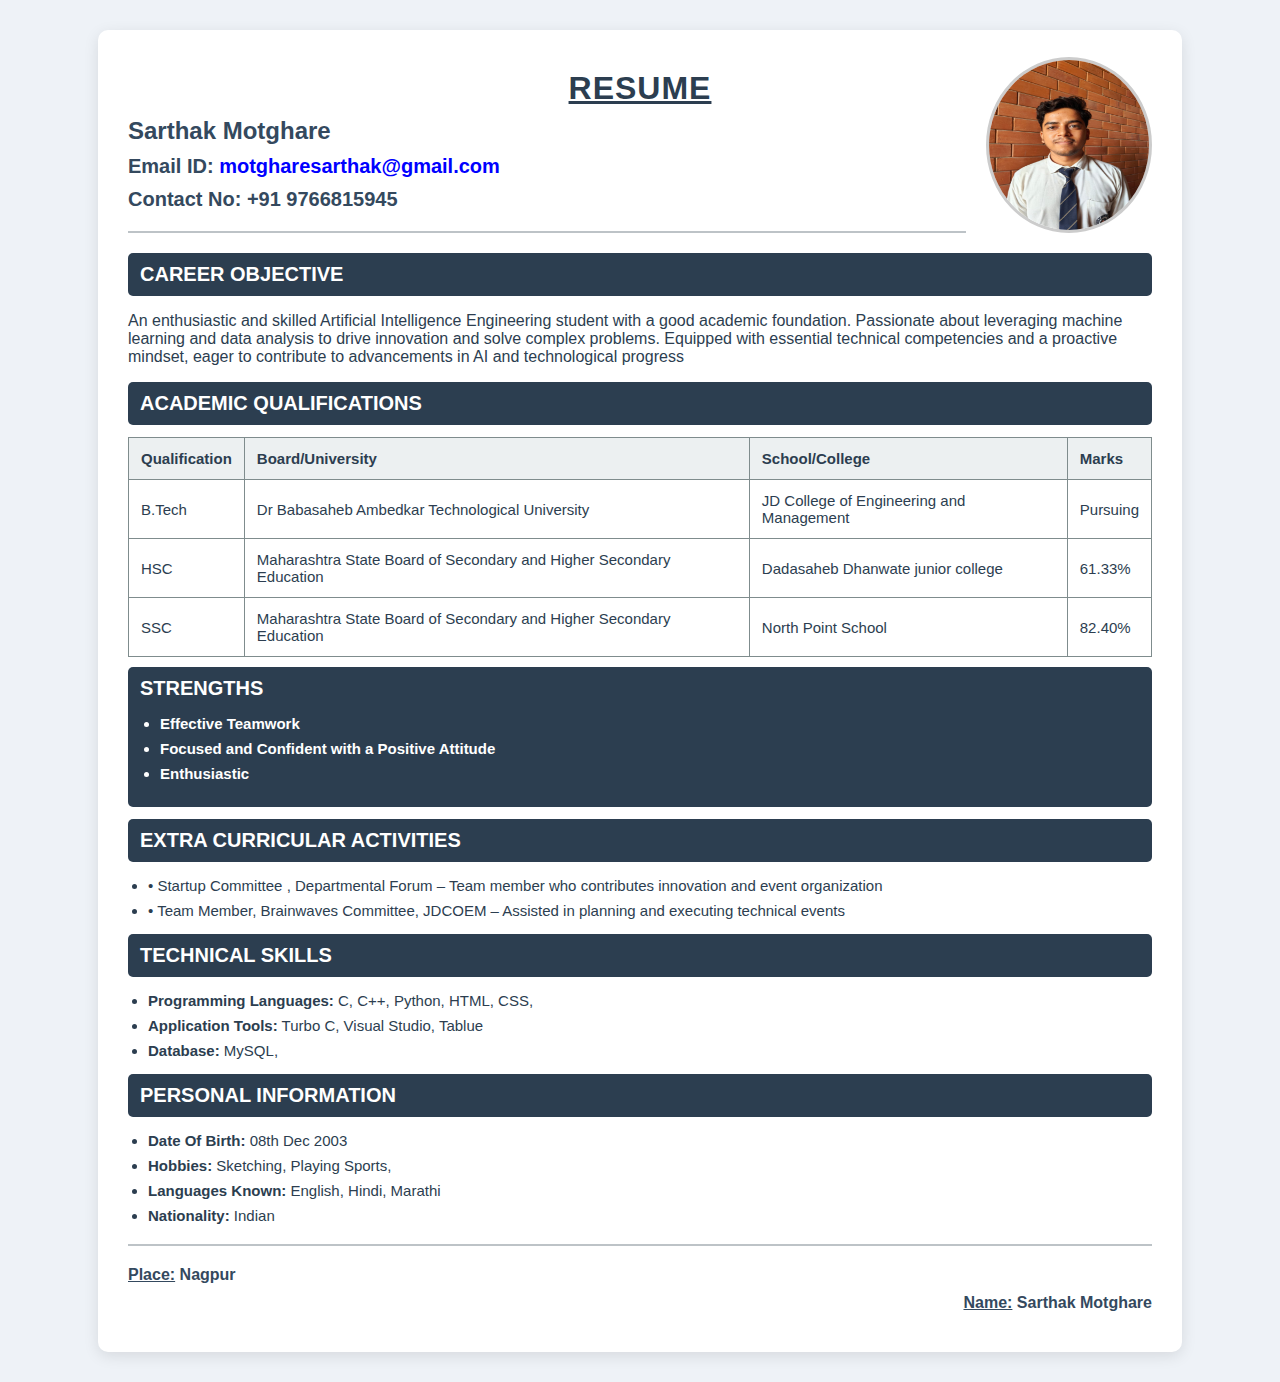
<file: index.html>
<head>
    <meta charset="UTF-8">
    <meta name="viewport" content="width=device-width, initial-scale=1.0">
    <title>Resume - Sarthak Motghare</title>
    <style>
        body {
            font-family: 'Segoe UI', Tahoma, Geneva, Verdana, sans-serif;
            margin: 0;
            padding: 0;
            background-color: #eef2f7;
            color: #2c3e50;
        }
    
        h1, h2, h3, h4 {
            margin: 10px 0;
            padding: 0;
        }
    
        h1 {
            font-size: 32px;
            letter-spacing: 1px;
            color: #2c3e50;
        }
    
        h2 {
            font-size: 24px;
            color: #34495e;
        }
    
        h3 {
            font-size: 20px;
            color: #34495e;
        }
    
        h4 {
            font-size: 16px;
            color: #34495e;
        }
    
        .container {
            width: 80%;
            margin: 30px auto;
            background-color: #ffffff;
            padding: 30px;
            border-radius: 10px;
            box-shadow: 0 4px 15px rgba(0, 0, 0, 0.1);
        }
    
        img {
            float: right;
            border-radius: 50%;
            margin-left: 20px;
            margin-top: -60px;
            margin-bottom: 15px;
            border: 3px solid #ccc;
        }
    
        hr {
            border: 1px solid #bdc3c7;
            margin: 20px 0;
        }
    
        .section-header {
            background-color: #2c3e50;
            color: #fff;
            padding: 10px 12px;
            margin-bottom: 12px;
            border-radius: 5px;
            font-weight: bold;
        }
    
        table {
            width: 100%;
            border-collapse: collapse;
            margin-top: 10px;
            font-size: 15px;
        }
    
        table, th, td {
            border: 1px solid #7f8c8d;
        }
    
        th {
            background-color: #ecf0f1;
            color: #2c3e50;
        }
    
        th, td {
            padding: 12px;
            text-align: left;
        }
    
        ul {
            padding-left: 20px;
            font-size: 15px;
        }
    
        ul li {
            margin-bottom: 8px;
        }
    
        .signature {
            display: flex;
            justify-content: space-between;
            margin-top: 30px;
        }
    
        .signature div {
            width: 45%;
        }
    </style>
    </head>
    <body cz-shortcut-listen="true">
        <div class="container">
            <center>
                <h1><u>RESUME</u></h1>
            </center>
    
            <img src="sarthak.jpg" alt="Sarthak_Motghare" height="170px" width="160px">
            <h2>Sarthak Motghare</h2>
            <h3>Email ID: <span style="color:blue;">motgharesarthak@gmail.com</span></h3>
            <h3>Contact No: +91 9766815945</h3>
            <hr>
    
            <h3 class="section-header">CAREER OBJECTIVE</h3>
            <p>An enthusiastic and skilled Artificial Intelligence Engineering student with a good academic foundation. Passionate about leveraging machine learning and data analysis to drive innovation and solve complex problems. Equipped with essential technical competencies and a proactive mindset, eager to contribute to advancements in AI and technological progress</p>
    
            <h3 class="section-header">ACADEMIC QUALIFICATIONS</h3>
            <table>
                <tr>
                    <th>Qualification</th>
                    <th>Board/University</th>
                    <th>School/College</th>
                    <th>Marks</th>
                </tr>
                <tr>
                    <td>B.Tech</td>
                    <td>Dr Babasaheb Ambedkar Technological University</td>
                    <td>JD College of Engineering and Management</td>
                    <td>Pursuing</td>
                </tr>
                <tr>
                    <td>HSC</td>
                    <td>Maharashtra State Board of Secondary and Higher Secondary Education</td>
                    <td>Dadasaheb Dhanwate junior college</td>
                    <td>61.33%</td>
                </tr>
                <tr>
                    <td>SSC</td>
                    <td>Maharashtra State Board of Secondary and Higher Secondary Education</td>
                    <td>North Point School</td>
                    <td>82.40%</td>
                </tr>
            </table>
    
            <h3 class="section-header">STRENGTHS</]
            \8752
            h3>
            <ul>
                <li>Effective Teamwork</li>
                <li>Focused and Confident with a Positive Attitude</li>
                <li>Enthusiastic</li>
            </ul>
    
            <h3 class="section-header">EXTRA CURRICULAR ACTIVITIES</h3>
            <ul>
                <li>•	Startup Committee , Departmental Forum – Team member who contributes innovation and event organization</li>
                <li>•	Team Member, Brainwaves Committee, JDCOEM – Assisted in planning and executing technical events</li>
    
            </ul>
    
            <h3 class="section-header">TECHNICAL SKILLS</h3>
            <ul>
                <li><strong>Programming Languages:</strong> C, C++, Python, HTML, CSS,</li>
                <li><strong>Application Tools:</strong> Turbo C, Visual Studio, Tablue</li>
                <li><strong>Database:</strong> MySQL,</li>
            </ul>
    
            <h3 class="section-header">PERSONAL INFORMATION</h3>
            <ul>
                <li><strong>Date Of Birth:</strong> 08th Dec 2003</li>
                <li><strong>Hobbies:</strong> Sketching, Playing Sports, </li>
                <li><strong>Languages Known:</strong> English, Hindi, Marathi</li>
                <li><strong>Nationality:</strong> Indian</li>
            </ul>
    
            <hr>
            <div style="text-align: left;">
                <h4><u>Place:</u> Nagpur</h4>
            </div>
            <div style="text-align: right;">
                <h4><u>Name:</u> Sarthak Motghare</h4>
            </div>
        </div>
    </body>
</file>
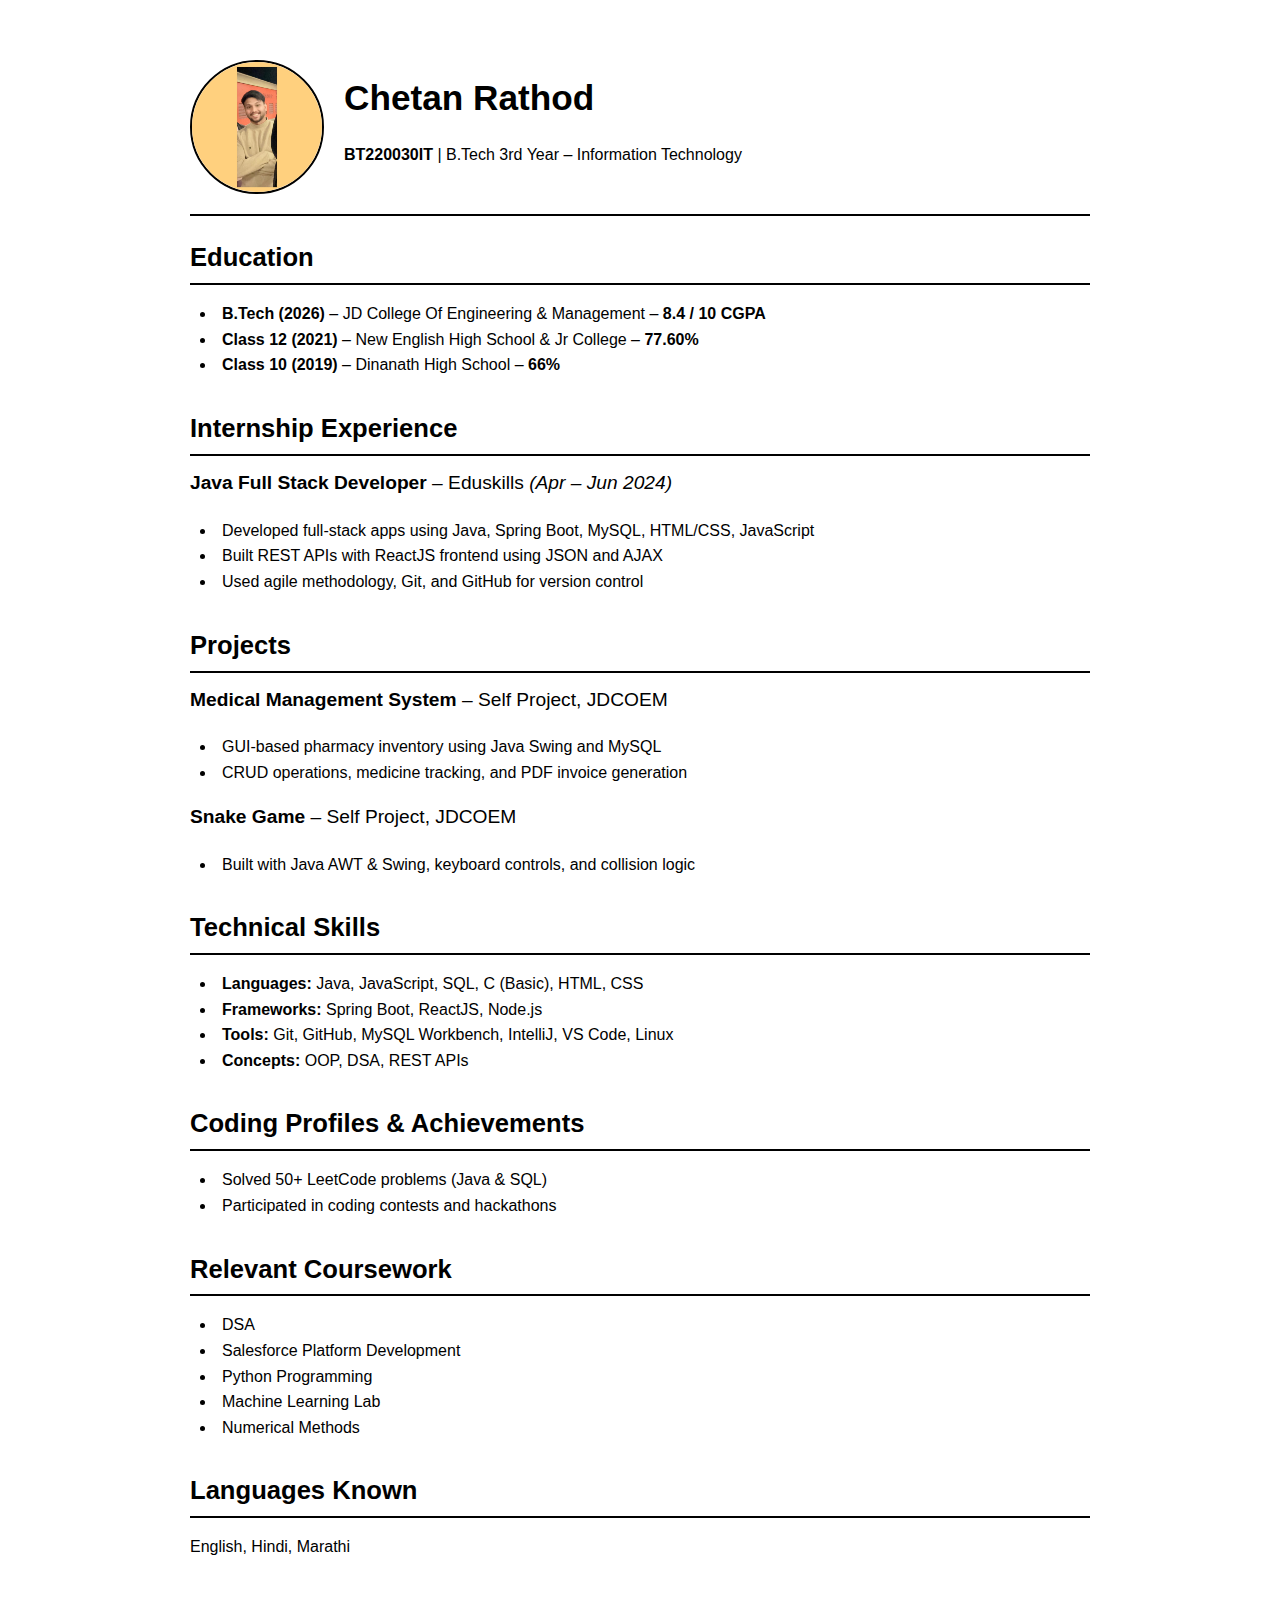
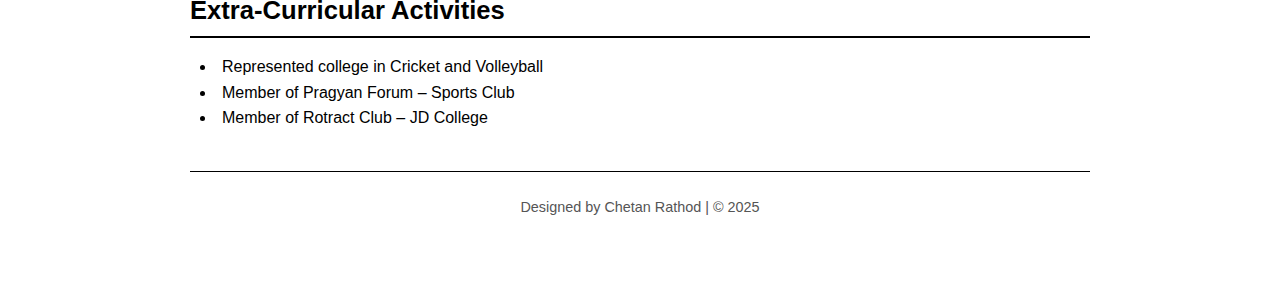
<file: Chetan Resume/index.html>
<!DOCTYPE html>
<html lang="en">
<head>
  <meta charset="UTF-8" />
  <meta name="viewport" content="width=device-width, initial-scale=1.0"/>
  <title>Chetan Rathod | Resume</title>
  <link rel="stylesheet" href="style.css" />
</head>
<body>
  <div class="container">
    <div class="header">
      <img src="profile.jpg" alt="Chetan Rathod" class="profile-img" />
      <div class="header-text">
        <h1>Chetan Rathod</h1>
        <p><strong>BT220030IT</strong> | B.Tech 3rd Year – Information Technology</p>
      </div>
    </div>

    <hr />

    <section>
      <h2>Education</h2>
      <ul>
        <li><strong>B.Tech (2026)</strong> – JD College Of Engineering & Management – <span class="score">8.4 / 10 CGPA</span></li>
        <li><strong>Class 12 (2021)</strong> – New English High School & Jr College – <span class="score">77.60%</span></li>
        <li><strong>Class 10 (2019)</strong> – Dinanath High School – <span class="score">66%</span></li>
      </ul>
    </section>

    <section>
      <h2>Internship Experience</h2>
      <h3><strong>Java Full Stack Developer</strong> – Eduskills <span class="duration">(Apr – Jun 2024)</span></h3>
      <ul>
        <li>Developed full-stack apps using Java, Spring Boot, MySQL, HTML/CSS, JavaScript</li>
        <li>Built REST APIs with ReactJS frontend using JSON and AJAX</li>
        <li>Used agile methodology, Git, and GitHub for version control</li>
      </ul>
    </section>

    <section>
      <h2>Projects</h2>
      <h3><strong>Medical Management System</strong> – Self Project, JDCOEM</h3>
      <ul>
        <li>GUI-based pharmacy inventory using Java Swing and MySQL</li>
        <li>CRUD operations, medicine tracking, and PDF invoice generation</li>
      </ul>
      <h3><strong>Snake Game</strong> – Self Project, JDCOEM</h3>
      <ul>
        <li>Built with Java AWT & Swing, keyboard controls, and collision logic</li>
      </ul>
    </section>

    <section>
      <h2>Technical Skills</h2>
      <ul>
        <li><strong>Languages:</strong> Java, JavaScript, SQL, C (Basic), HTML, CSS</li>
        <li><strong>Frameworks:</strong> Spring Boot, ReactJS, Node.js</li>
        <li><strong>Tools:</strong> Git, GitHub, MySQL Workbench, IntelliJ, VS Code, Linux</li>
        <li><strong>Concepts:</strong> OOP, DSA, REST APIs</li>
      </ul>
    </section>

    <section>
      <h2>Coding Profiles & Achievements</h2>
      <ul>
        <li>Solved 50+ LeetCode problems (Java & SQL)</li>
        <li>Participated in coding contests and hackathons</li>
      </ul>
    </section>

    <section>
      <h2>Relevant Coursework</h2>
      <ul>
        <li>DSA</li>
        <li>Salesforce Platform Development</li>
        <li>Python Programming</li>
        <li>Machine Learning Lab</li>
        <li>Numerical Methods</li>
      </ul>
    </section>

    <section>
      <h2>Languages Known</h2>
      <p>English, Hindi, Marathi</p>
    </section>

    <section>
      <h2>Extra-Curricular Activities</h2>
      <ul>
        <li>Represented college in Cricket and Volleyball</li>
        <li>Member of Pragyan Forum – Sports Club</li>
        <li>Member of Rotract Club – JD College</li>
      </ul>
    </section>

    <footer>
      <p>Designed by Chetan Rathod | © 2025</p>
    </footer>
  </div>
</body>
</html>
</file>
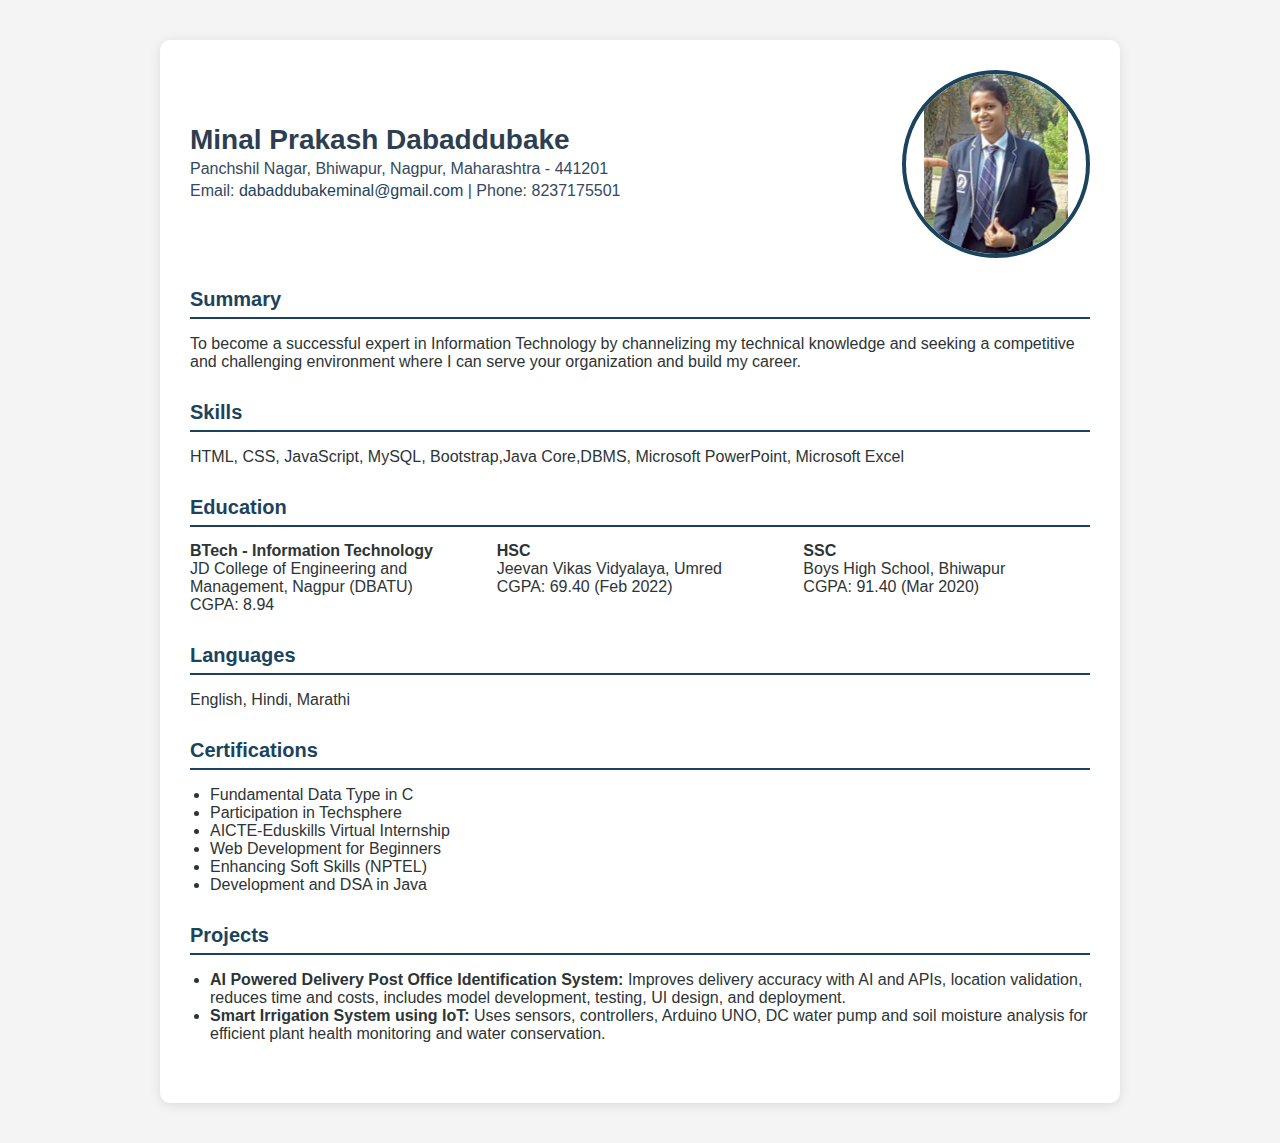
<file: minal_resume/index.html>
<!DOCTYPE html>
<html lang="en">

<head>
    <meta charset="UTF-8" />
    <meta name="viewport" content="width=device-width, initial-scale=1.0" />
    <title>Minal Prakash Dabaddubake - Resume</title>
    <style>
        :root {
            --primary: #2c3e50;
            --secondary: #34495e;
            --accent: #1b435e;
            --bg: #f4f4f4;
            --text: #2d3436;
        }

        body {
            font-family: 'Segoe UI', sans-serif;
            margin: 0;
            padding: 0;
            background-color: var(--bg);
            color: var(--text);
        }

        .container {
            max-width: 900px;
            margin: 40px auto;
            background: white;
            padding: 30px;
            border-radius: 10px;
            box-shadow: 0 2px 12px rgba(0, 0, 0, 0.1);
        }

        .header {
            display: flex;
            justify-content: space-between;
            align-items: center;
            flex-wrap: wrap;
            margin-bottom: 30px;
        }

        .header-content {
            flex: 1;
            min-width: 260px;
        }

        .header-content h1 {
            margin: 0;
            font-size: 28px;
            color: var(--primary);
        }

        .header-content p {
            margin: 4px 0;
            color: var(--secondary);
            font-size: 16px;
        }

        .profile-img {
            width: 180px;
            height: 180px;
            object-fit: contain;
            border-radius: 50%;
            border: 4px solid var(--accent);
        }

        .section {
            margin-bottom: 30px;
        }

        .section h2 {
            color: var(--accent);
            border-bottom: 2px solid var(--accent);
            padding-bottom: 6px;
            margin-bottom: 15px;
            font-size: 20px;
        }

        .two-columns {
            display: flex;
            flex-wrap: wrap;
            justify-content: space-between;
            gap: 20px;
        }

        .column {
            flex: 1;
            min-width: 250px;
        }

        ul {
            padding-left: 20px;
        }

        a {
            color: var(--accent);
            text-decoration: none;
        }

        a:hover {
            text-decoration: underline;
        }

        @media (max-width: 650px) {
            .header {
                flex-direction: column;
                align-items: center;
                text-align: center;
            }

            .profile-img {
                margin-top: 20px;
            }
        }
    </style>
</head>

<body>
    <div class="container">
        <div class="header">
            <div class="header-content">
                <h1>Minal Prakash Dabaddubake</h1>
                <p>Panchshil Nagar, Bhiwapur, Nagpur, Maharashtra - 441201</p>
                <p>Email: <a href="mailto:dabaddubakeminal@gmail.com">dabaddubakeminal@gmail.com</a> | Phone: 8237175501
                </p>
            </div>
            <img src="image.jpg" alt="Profile Photo of Minal" class="profile-img" />
        </div>

        <div class="section">
            <h2>Summary</h2>
            <p>To become a successful expert in Information Technology by channelizing my technical knowledge and
                seeking a
                competitive and challenging environment where I can serve your organization and build my career.</p>
        </div>

        <div class="section">
            <h2>Skills</h2>
            <p>HTML, CSS, JavaScript, MySQL, Bootstrap,Java Core,DBMS, Microsoft PowerPoint, Microsoft Excel</p>
        </div>

        <div class="section">
            <h2>Education</h2>
            <div class="two-columns">
                <div class="column">
                    <strong>BTech - Information Technology</strong><br />
                    JD College of Engineering and Management, Nagpur (DBATU)<br />
                    CGPA: 8.94
                </div>
                <div class="column">
                    <strong>HSC</strong><br />
                    Jeevan Vikas Vidyalaya, Umred<br />
                    CGPA: 69.40 (Feb 2022)
                </div>
                <div class="column">
                    <strong>SSC</strong><br />
                    Boys High School, Bhiwapur<br />
                    CGPA: 91.40 (Mar 2020)
                </div>
            </div>
        </div>

        <div class="section">
            <h2>Languages</h2>
            <p>English, Hindi, Marathi</p>
        </div>

        <div class="section">
            <h2>Certifications</h2>
            <ul>
                <li>Fundamental Data Type in C</li>
                <li>Participation in Techsphere</li>
                <li>AICTE-Eduskills Virtual Internship</li>
                <li>Web Development for Beginners</li>
                <li>Enhancing Soft Skills (NPTEL)</li>
                <li>Development and DSA in Java</li>
            </ul>
        </div>

        <div class="section">
            <h2>Projects</h2>
            <ul>
                <li><strong>AI Powered Delivery Post Office Identification System:</strong> Improves delivery accuracy
                    with AI
                    and APIs, location validation, reduces time and costs, includes model development, testing, UI
                    design, and
                    deployment.</li>
                <li><strong>Smart Irrigation System using IoT:</strong> Uses sensors, controllers, Arduino UNO, DC water
                    pump
                    and soil moisture analysis for efficient plant health monitoring and water conservation.</li>
            </ul>
        </div>
    </div>
</body>

</html>
</file>
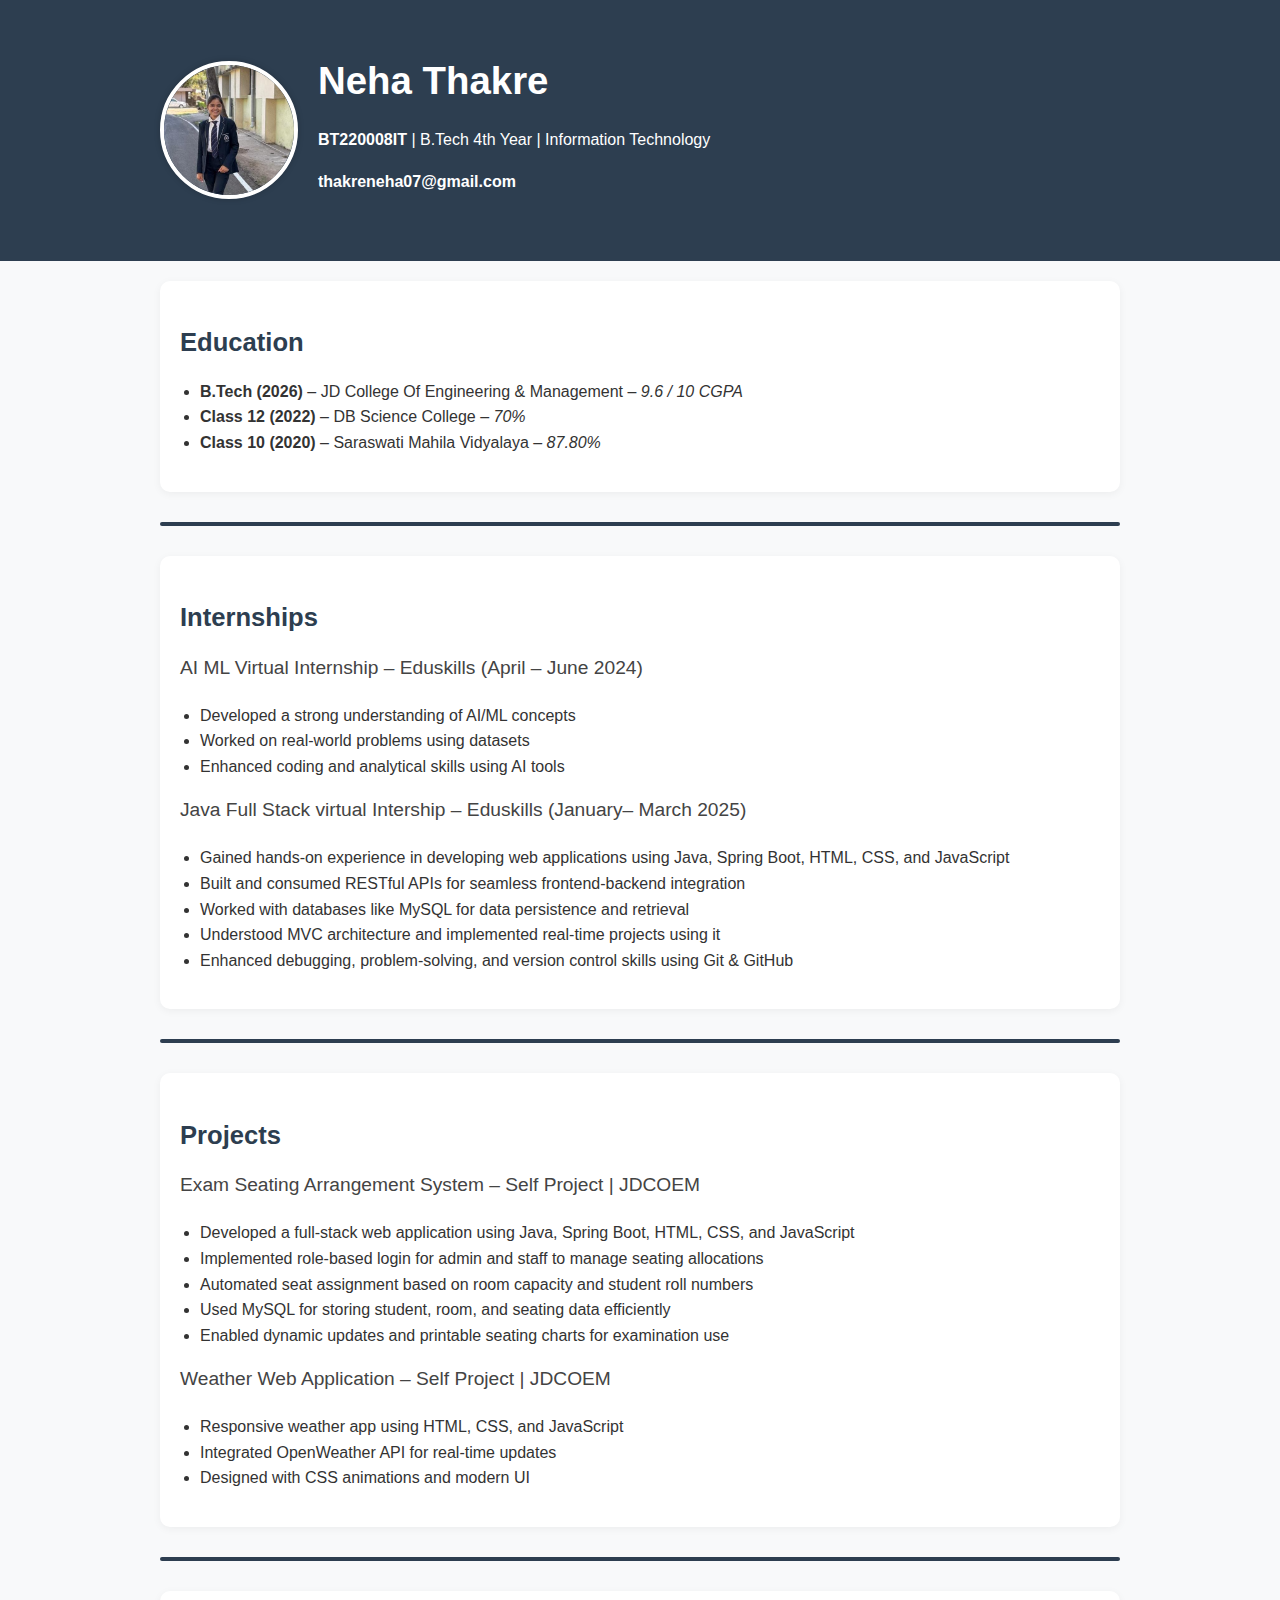
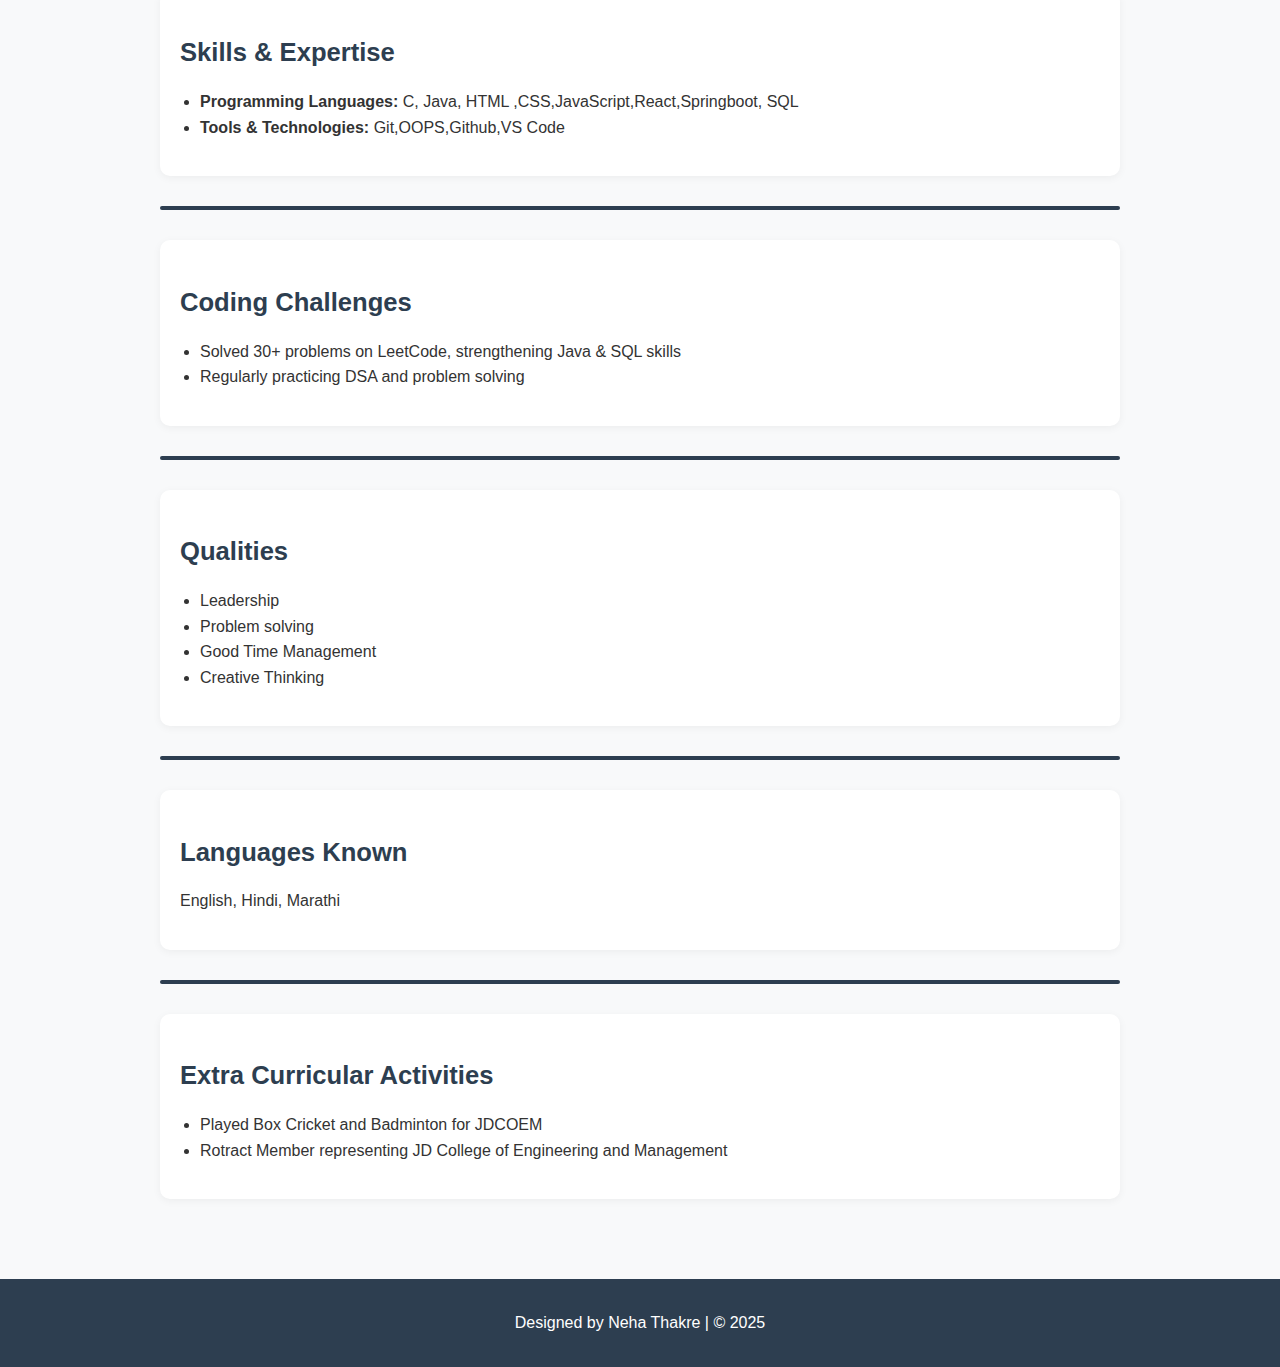
<file: Neha Resume/index.html>
<!DOCTYPE html>
<html lang="en">
<head>
  <meta charset="UTF-8" />
  <meta name="viewport" content="width=device-width, initial-scale=1.0"/>
  <title>Neha Thakre - Portfolio</title>
  <link rel="stylesheet" href="style.css" />
</head>
<body>
  <header>
    <div class="container header-content">
      <img src="profile.jpg" alt="Neha Thakre" class="profile-pic" />
      <div>
        <h1>Neha Thakre</h1>
        <p><strong>BT220008IT</strong> | B.Tech 4th Year | Information Technology </p>
        <P><strong>thakreneha07@gmail.com</strong></p>
      </div>
    </div>
  </header>

  <main class="container">
    <section class="section">
      <h2>Education</h2>
      <ul>
        <li><strong>B.Tech (2026)</strong> – JD College Of Engineering & Management – <em>9.6 / 10 CGPA</em></li>
        <li><strong>Class 12 (2022)</strong> – DB Science College – <em>70%</em></li>
        <li><strong>Class 10 (2020)</strong> – Saraswati Mahila Vidyalaya – <em>87.80%</em></li>
      </ul>
    </section>
    <div class="divider"></div>

    <section class="section">
      <h2>Internships</h2>
      <div class="item">
        <h3>AI ML Virtual Internship – Eduskills (April – June 2024)</h3>
        <ul>
          <li>Developed a strong understanding of AI/ML concepts</li>
          <li>Worked on real-world problems using datasets</li>
          <li>Enhanced coding and analytical skills using AI tools</li>
        </ul>
        <H3>Java Full Stack virtual Intership – Eduskills (January– March 2025)</H3>
        <ul>
           <li>Gained hands-on experience in developing web applications using Java, Spring Boot, HTML, CSS, and JavaScript</li>
           <li>Built and consumed RESTful APIs for seamless frontend-backend integration</li>
           <li>Worked with databases like MySQL for data persistence and retrieval</li>
           <li>Understood MVC architecture and implemented real-time projects using it</li>
           <li>Enhanced debugging, problem-solving, and version control skills using Git & GitHub</li>
        </ul>
      </div>
    </section>
    <div class="divider"></div>

    <section class="section">
      <h2>Projects</h2>
      <div class="item">
        <h3>Exam Seating Arrangement System – Self Project | JDCOEM</h3>
    <ul>
  <li>Developed a full-stack web application using Java, Spring Boot, HTML, CSS, and JavaScript</li>
  <li>Implemented role-based login for admin and staff to manage seating allocations</li>
  <li>Automated seat assignment based on room capacity and student roll numbers</li>
  <li>Used MySQL for storing student, room, and seating data efficiently</li>
  <li>Enabled dynamic updates and printable seating charts for examination use</li>
</ul>
<h3>Weather Web Application – Self Project | JDCOEM</h3>
        <ul>
          <li>Responsive weather app using HTML, CSS, and JavaScript</li>
          <li>Integrated OpenWeather API for real-time updates</li>
          <li>Designed with CSS animations and modern UI</li>
        </ul>
      </div>
    </section>
    <div class="divider"></div>

    <section class="section">
      <h2>Skills & Expertise</h2>
      <ul>
        <li><strong>Programming Languages:</strong> C, Java, HTML ,CSS,JavaScript,React,Springboot, SQL</li>
        <li><strong>Tools & Technologies:</strong> Git,OOPS,Github,VS Code</li>
      </ul>
    </section>
    <div class="divider"></div>

    <section class="section">
      <h2>Coding Challenges</h2>
      <ul>
        <li>Solved 30+ problems on LeetCode, strengthening Java & SQL skills</li>
        <li>Regularly practicing DSA and problem solving</li>
      </ul>
    </section>
 
    <div class="divider"></div>
    <section class="section">
        <h2>Qualities</h2>
        <ul>
            <li>Leadership</li>
            <li>Problem solving</li>
            <li>Good Time Management</li>
            <li>Creative Thinking</li>
        </ul>
    </section>
     <div class="divider"></div>

    <section class="section">
      <h2>Languages Known</h2>
      <p>English, Hindi, Marathi</p>
    </section>
    <div class="divider"></div>

    <section class="section">
      <h2>Extra Curricular Activities</h2>
      <ul>
        <li>Played Box Cricket and Badminton for JDCOEM</li>
        <li>Rotract Member representing JD College of Engineering and Management</li>
      </ul>
    </section>
  </main>

  <footer>
    <p>Designed by Neha Thakre | © 2025</p>
  </footer>
</body>
</html>
</file>
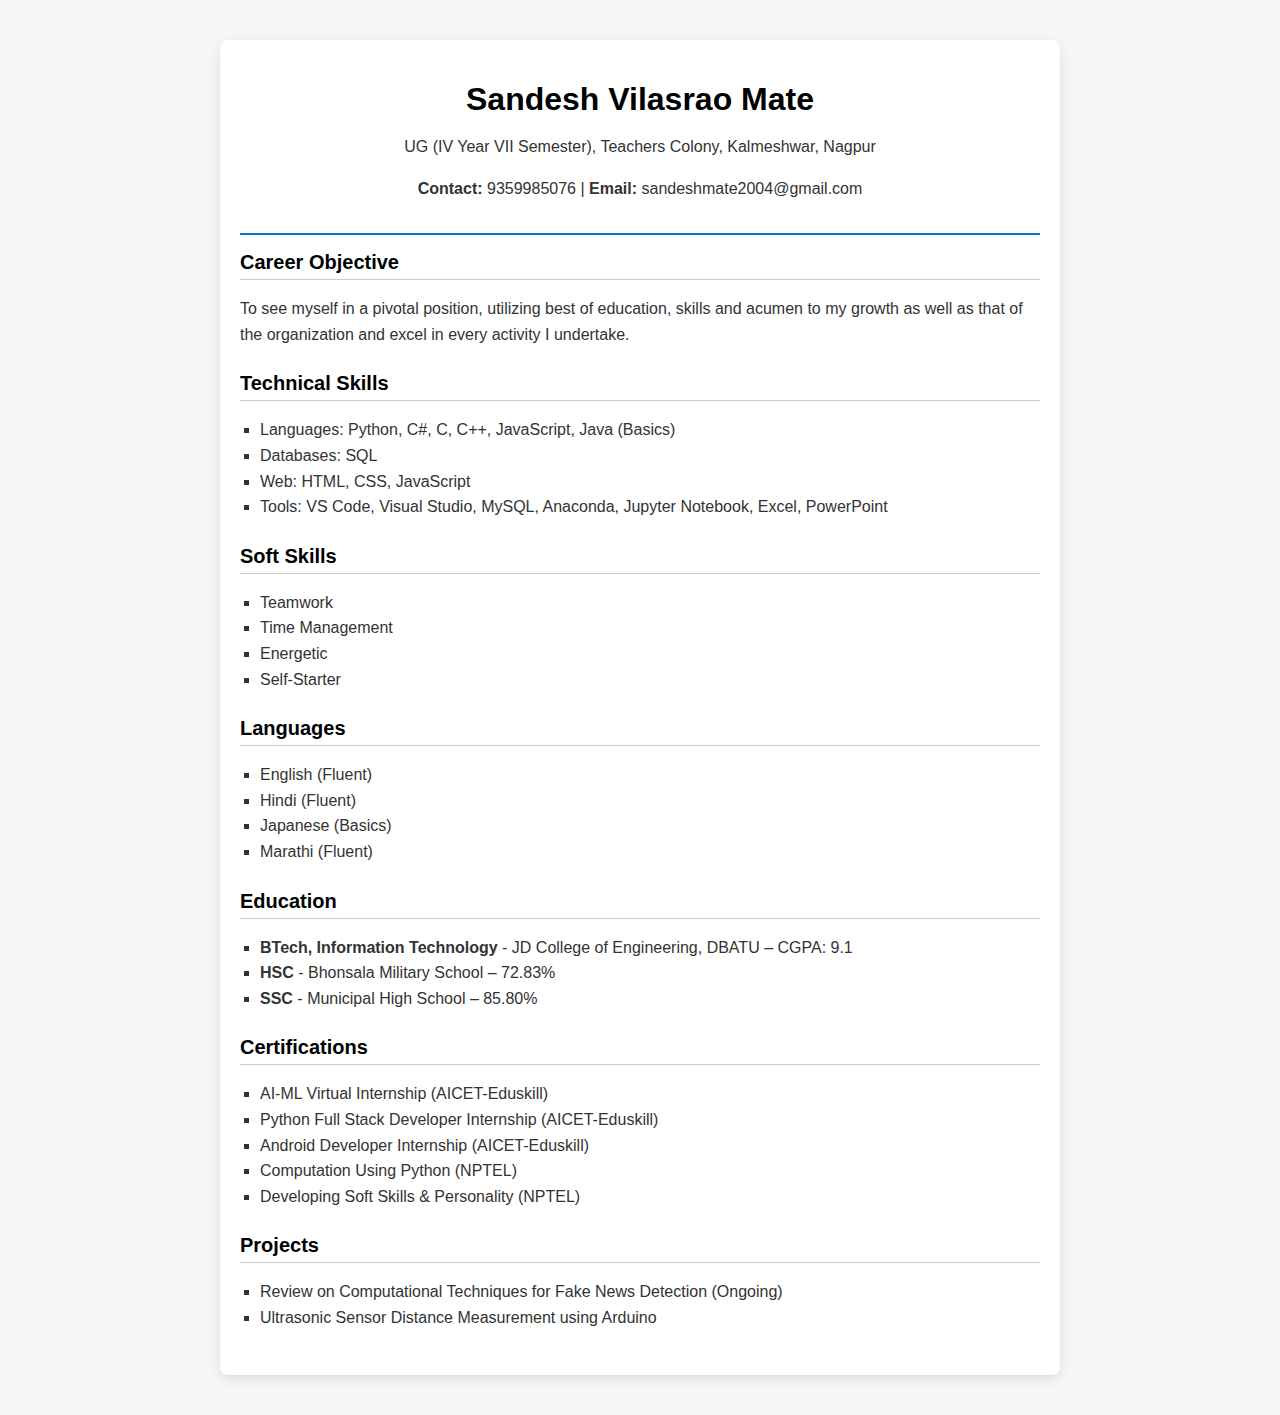
<file: Sandesh.resume/index.html>
<!DOCTYPE html>
<html lang="en">
<head>
  <meta charset="UTF-8">
  <title>Sandesh Mate Resume</title>
  <link rel="stylesheet" href="style.css">
</head>
<body>
  <div class="container">
   
    <header>
      <h1>Sandesh Vilasrao Mate</h1>
      <p>UG (IV Year VII Semester), Teachers Colony, Kalmeshwar, Nagpur</p>
      <p><strong>Contact:</strong> 9359985076 | <strong>Email:</strong> sandeshmate2004@gmail.com</p>
    </header>

    <section>
      <h2>Career Objective</h2>
      <p>To see myself in a pivotal position, utilizing best of education, skills and acumen to my growth as well as that of the organization and excel in every activity I undertake.</p>
    </section>

    <section>
      <h2>Technical Skills</h2>
      <ul>
        <li>Languages: Python, C#, C, C++, JavaScript, Java (Basics)</li>
        <li>Databases: SQL</li>
        <li>Web: HTML, CSS, JavaScript</li>
        <li>Tools: VS Code, Visual Studio, MySQL, Anaconda, Jupyter Notebook, Excel, PowerPoint</li>
      </ul>
    </section>

    <section>
      <h2>Soft Skills</h2>
      <ul>
        <li>Teamwork</li>
        <li>Time Management</li>
        <li>Energetic</li>
        <li>Self-Starter</li>
      </ul>
    </section>

    <section>
      <h2>Languages</h2>
      <ul>
        <li>English (Fluent)</li>
        <li>Hindi (Fluent)</li>
        <li>Japanese (Basics)</li>
        <li>Marathi (Fluent)</li>
      </ul>
    </section>

    <section>
      <h2>Education</h2>
      <ul>
        <li><strong>BTech, Information Technology</strong> - JD College of Engineering, DBATU – CGPA: 9.1</li>
        <li><strong>HSC</strong> - Bhonsala Military School – 72.83%</li>
        <li><strong>SSC</strong> - Municipal High School – 85.80%</li>
      </ul>
    </section>

    <section>
      <h2>Certifications</h2>
      <ul>
        <li>AI-ML Virtual Internship (AICET-Eduskill)</li>
        <li>Python Full Stack Developer Internship (AICET-Eduskill)</li>
        <li>Android Developer Internship (AICET-Eduskill)</li>
        <li>Computation Using Python (NPTEL)</li>
        <li>Developing Soft Skills & Personality (NPTEL)</li>
      </ul>
    </section>

  
    <section>
      <h2>Projects</h2>
      <ul>
        <li>Review on Computational Techniques for Fake News Detection (Ongoing)</li>
        <li>Ultrasonic Sensor Distance Measurement using Arduino</li>
      </ul>
    </section>
  </div>
</body>
</html>
</file>
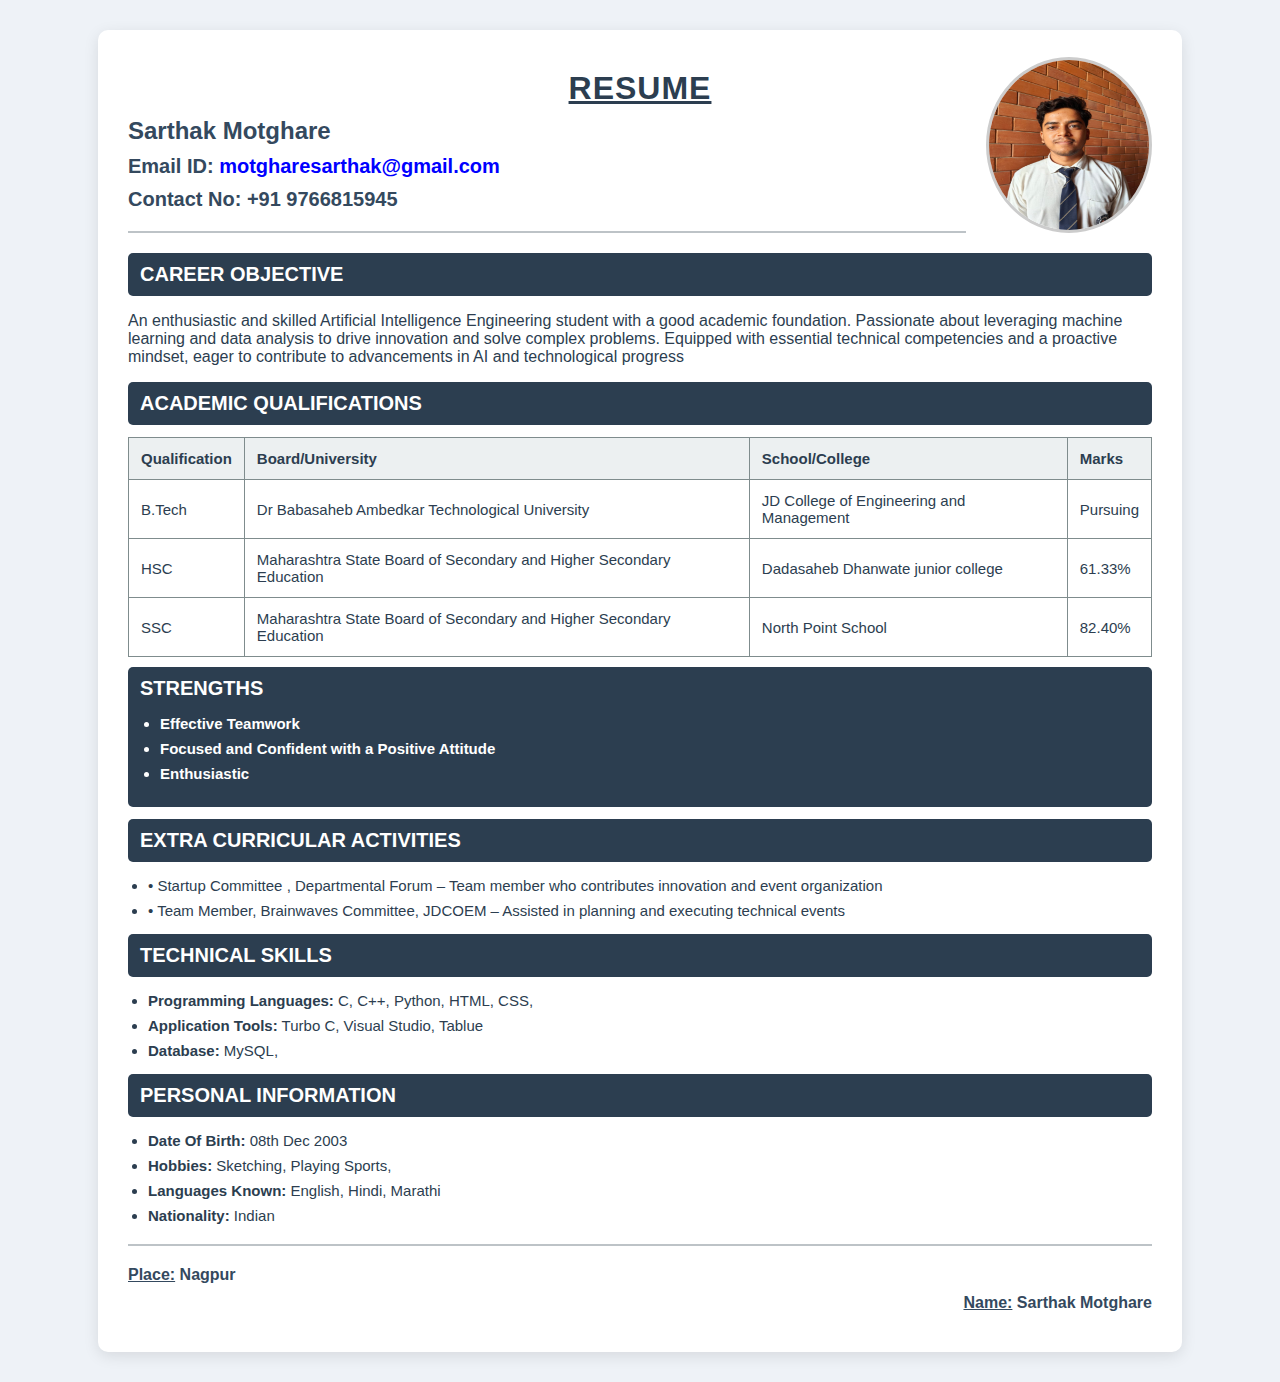
<file: sarthak motghare resume/index.html>
<head>
    <meta charset="UTF-8">
    <meta name="viewport" content="width=device-width, initial-scale=1.0">
    <title>Resume - Sarthak Motghare</title>
    <style>
        body {
            font-family: 'Segoe UI', Tahoma, Geneva, Verdana, sans-serif;
            margin: 0;
            padding: 0;
            background-color: #eef2f7;
            color: #2c3e50;
        }
    
        h1, h2, h3, h4 {
            margin: 10px 0;
            padding: 0;
        }
    
        h1 {
            font-size: 32px;
            letter-spacing: 1px;
            color: #2c3e50;
        }
    
        h2 {
            font-size: 24px;
            color: #34495e;
        }
    
        h3 {
            font-size: 20px;
            color: #34495e;
        }
    
        h4 {
            font-size: 16px;
            color: #34495e;
        }
    
        .container {
            width: 80%;
            margin: 30px auto;
            background-color: #ffffff;
            padding: 30px;
            border-radius: 10px;
            box-shadow: 0 4px 15px rgba(0, 0, 0, 0.1);
        }
    
        img {
            float: right;
            border-radius: 50%;
            margin-left: 20px;
            margin-top: -60px;
            margin-bottom: 15px;
            border: 3px solid #ccc;
        }
    
        hr {
            border: 1px solid #bdc3c7;
            margin: 20px 0;
        }
    
        .section-header {
            background-color: #2c3e50;
            color: #fff;
            padding: 10px 12px;
            margin-bottom: 12px;
            border-radius: 5px;
            font-weight: bold;
        }
    
        table {
            width: 100%;
            border-collapse: collapse;
            margin-top: 10px;
            font-size: 15px;
        }
    
        table, th, td {
            border: 1px solid #7f8c8d;
        }
    
        th {
            background-color: #ecf0f1;
            color: #2c3e50;
        }
    
        th, td {
            padding: 12px;
            text-align: left;
        }
    
        ul {
            padding-left: 20px;
            font-size: 15px;
        }
    
        ul li {
            margin-bottom: 8px;
        }
    
        .signature {
            display: flex;
            justify-content: space-between;
            margin-top: 30px;
        }
    
        .signature div {
            width: 45%;
        }
    </style>
    </head>
    <body cz-shortcut-listen="true">
        <div class="container">
            <center>
                <h1><u>RESUME</u></h1>
            </center>
    
            <img src="sarthak.jpg" alt="Sarthak_Motghare" height="170px" width="160px">
            <h2>Sarthak Motghare</h2>
            <h3>Email ID: <span style="color:blue;">motgharesarthak@gmail.com</span></h3>
            <h3>Contact No: +91 9766815945</h3>
            <hr>
    
            <h3 class="section-header">CAREER OBJECTIVE</h3>
            <p>An enthusiastic and skilled Artificial Intelligence Engineering student with a good academic foundation. Passionate about leveraging machine learning and data analysis to drive innovation and solve complex problems. Equipped with essential technical competencies and a proactive mindset, eager to contribute to advancements in AI and technological progress</p>
    
            <h3 class="section-header">ACADEMIC QUALIFICATIONS</h3>
            <table>
                <tr>
                    <th>Qualification</th>
                    <th>Board/University</th>
                    <th>School/College</th>
                    <th>Marks</th>
                </tr>
                <tr>
                    <td>B.Tech</td>
                    <td>Dr Babasaheb Ambedkar Technological University</td>
                    <td>JD College of Engineering and Management</td>
                    <td>Pursuing</td>
                </tr>
                <tr>
                    <td>HSC</td>
                    <td>Maharashtra State Board of Secondary and Higher Secondary Education</td>
                    <td>Dadasaheb Dhanwate junior college</td>
                    <td>61.33%</td>
                </tr>
                <tr>
                    <td>SSC</td>
                    <td>Maharashtra State Board of Secondary and Higher Secondary Education</td>
                    <td>North Point School</td>
                    <td>82.40%</td>
                </tr>
            </table>
    
            <h3 class="section-header">STRENGTHS</]
            \8752
            h3>
            <ul>
                <li>Effective Teamwork</li>
                <li>Focused and Confident with a Positive Attitude</li>
                <li>Enthusiastic</li>
            </ul>
    
            <h3 class="section-header">EXTRA CURRICULAR ACTIVITIES</h3>
            <ul>
                <li>•	Startup Committee , Departmental Forum – Team member who contributes innovation and event organization</li>
                <li>•	Team Member, Brainwaves Committee, JDCOEM – Assisted in planning and executing technical events</li>
    
            </ul>
    
            <h3 class="section-header">TECHNICAL SKILLS</h3>
            <ul>
                <li><strong>Programming Languages:</strong> C, C++, Python, HTML, CSS,</li>
                <li><strong>Application Tools:</strong> Turbo C, Visual Studio, Tablue</li>
                <li><strong>Database:</strong> MySQL,</li>
            </ul>
    
            <h3 class="section-header">PERSONAL INFORMATION</h3>
            <ul>
                <li><strong>Date Of Birth:</strong> 08th Dec 2003</li>
                <li><strong>Hobbies:</strong> Sketching, Playing Sports, </li>
                <li><strong>Languages Known:</strong> English, Hindi, Marathi</li>
                <li><strong>Nationality:</strong> Indian</li>
            </ul>
    
            <hr>
            <div style="text-align: left;">
                <h4><u>Place:</u> Nagpur</h4>
            </div>
            <div style="text-align: right;">
                <h4><u>Name:</u> Sarthak Motghare</h4>
            </div>
        </div>
    </body>
</file>
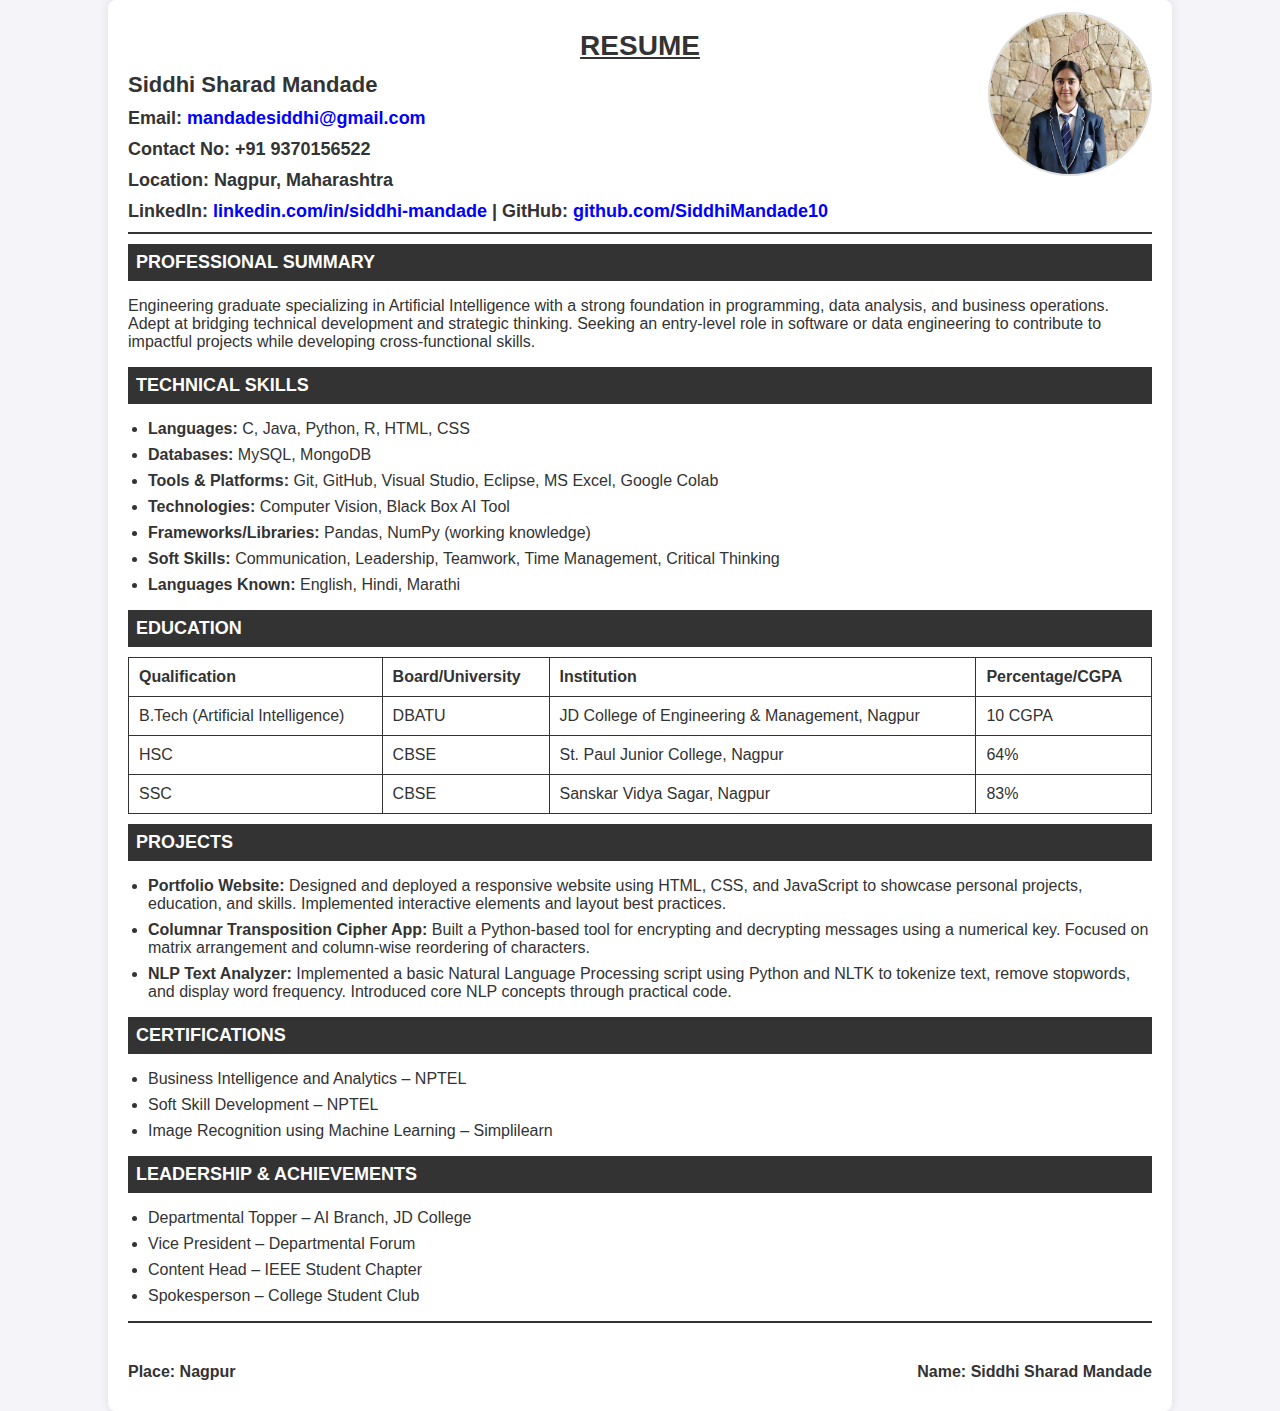
<file: Siddhi_index.html>
<!DOCTYPE html>
<html lang="en">
<head>
  <meta charset="UTF-8" />
  <meta name="viewport" content="width=device-width, initial-scale=1.0">
  <title>Resume - Siddhi Mandade</title>
  <style>
  body {
    font-family: Arial, sans-serif;
    font-size: 16px;
    margin: 0;
    padding: 0;
    background-color: #f4f4f9;
    color: #333;
  }

  h1, h2, h3, h4 {
    margin: 10px 0;
    padding: 0;
    font-weight: bold;
  }

  h1 { font-size: 28px; }
  h2 { font-size: 22px; }
  h3 { font-size: 18px; }
  h4 { font-size: 16px; }

  .container {
    width: 80%;
    margin: 0 auto;
    background-color: #fff;
    padding: 20px;
    border-radius: 8px;
    box-shadow: 0 0 10px rgba(0, 0, 0, 0.1);
  }

  img {
    float: right;
    border-radius: 50%;
    margin-left: 20px;
    margin-top: -60px;
    margin-bottom: 15px;
    height: 160px;
    width: 160px;
    object-fit: cover;
    border: 2px solid #ddd;
  }

  hr {
    border: 1px solid #333;
  }

  .section-header {
    background-color: #333;
    color: #fff;
    padding: 8px;
    margin-bottom: 10px;
    font-size: 18px;
  }

  table {
    width: 100%;
    border-collapse: collapse;
    margin-top: 10px;
    font-size: 16px;
  }

  table, th, td {
    border: 1px solid #333;
  }

  th, td {
    padding: 10px;
    text-align: left;
  }

  ul {
    padding-left: 20px;
  }

  ul li {
    margin-bottom: 8px;
  }

  .signature {
    display: flex;
    justify-content: space-between;
    margin-top: 30px;
  }

  .signature div {
    width: 45%;
  }

  a {
    color: blue;
    text-decoration: none;
  }
</style>
</head>
<body>
  <div class="container">
    <center><h1><u>RESUME</u></h1></center>

    <img src="/media/siddhi 1.jpg" alt="Siddhi Mandade">

    <h2>Siddhi Sharad Mandade</h2>
    <h3>Email: <a href="mailto:mandadesiddhi@gmail.com">mandadesiddhi@gmail.com</a></h3>
    <h3>Contact No: +91 9370156522</h3>
    <h3>Location: Nagpur, Maharashtra</h3>
    <h3>LinkedIn: <a href="https://linkedin.com/in/siddhi-mandade" target="_blank">linkedin.com/in/siddhi-mandade</a> | GitHub: <a href="https://github.com/SiddhiMandade10" target="_blank">github.com/SiddhiMandade10</a>
</h3>
    <hr>

    <h3 class="section-header">PROFESSIONAL SUMMARY</h3>
    <p>
      Engineering graduate specializing in Artificial Intelligence with a strong foundation in programming, data analysis, and business operations. Adept at bridging technical development and strategic thinking. Seeking an entry-level role in software or data engineering to contribute to impactful projects while developing cross-functional skills.
    </p>

    <h3 class="section-header">TECHNICAL SKILLS</h3>
    <ul>
      <li><strong>Languages:</strong> C, Java, Python, R, HTML, CSS</li>
      <li><strong>Databases:</strong> MySQL, MongoDB</li>
      <li><strong>Tools & Platforms:</strong> Git, GitHub, Visual Studio, Eclipse, MS Excel, Google Colab</li>
      <li><strong>Technologies:</strong> Computer Vision, Black Box AI Tool</li>
      <li><strong>Frameworks/Libraries:</strong> Pandas, NumPy (working knowledge)</li>
      <li><strong>Soft Skills:</strong> Communication, Leadership, Teamwork, Time Management, Critical Thinking</li>
      <li><strong>Languages Known:</strong> English, Hindi, Marathi</li>
    </ul>

    <h3 class="section-header">EDUCATION</h3>
    <table>
      <tr>
        <th>Qualification</th>
        <th>Board/University</th>
        <th>Institution</th>
        <th>Percentage/CGPA</th>
      </tr>
      <tr>
        <td>B.Tech (Artificial Intelligence)</td>
        <td>DBATU</td>
        <td>JD College of Engineering & Management, Nagpur</td>
        <td>10 CGPA</td>
      </tr>
      <tr>
        <td>HSC</td>
        <td>CBSE</td>
        <td>St. Paul Junior College, Nagpur</td>
        <td>64%</td>
      </tr>
      <tr>
        <td>SSC</td>
        <td>CBSE</td>
        <td>Sanskar Vidya Sagar, Nagpur</td>
        <td>83%</td>
      </tr>
    </table>

    <h3 class="section-header">PROJECTS</h3>
<ul>
  <li><strong>Portfolio Website:</strong> Designed and deployed a responsive website using HTML, CSS, and JavaScript to showcase personal projects, education, and skills. Implemented interactive elements and layout best practices.</li>
  
  <li><strong>Columnar Transposition Cipher App:</strong> Built a Python-based tool for encrypting and decrypting messages using a numerical key. Focused on matrix arrangement and column-wise reordering of characters.</li>
  
  <li><strong>NLP Text Analyzer:</strong> Implemented a basic Natural Language Processing script using Python and NLTK to tokenize text, remove stopwords, and display word frequency. Introduced core NLP concepts through practical code.</li>
</ul>


    <h3 class="section-header">CERTIFICATIONS</h3>
    <ul>
      <li>Business Intelligence and Analytics – NPTEL</li>
      <li>Soft Skill Development – NPTEL</li>
      <li>Image Recognition using Machine Learning – Simplilearn</li>
    </ul>

    <h3 class="section-header">LEADERSHIP & ACHIEVEMENTS</h3>
    <ul>
      <li>Departmental Topper – AI Branch, JD College</li>
      <li>Vice President – Departmental Forum</li>
      <li>Content Head – IEEE Student Chapter</li>
      <li>Spokesperson – College Student Club</li>
    </ul>

    <hr>
    <div class="signature">
      <div><h4>Place: Nagpur</h4></div>
      <div style="text-align:right;"><h4>Name: Siddhi Sharad Mandade</h4></div>
    </div>
  </div>
</body>
</html>
</file>
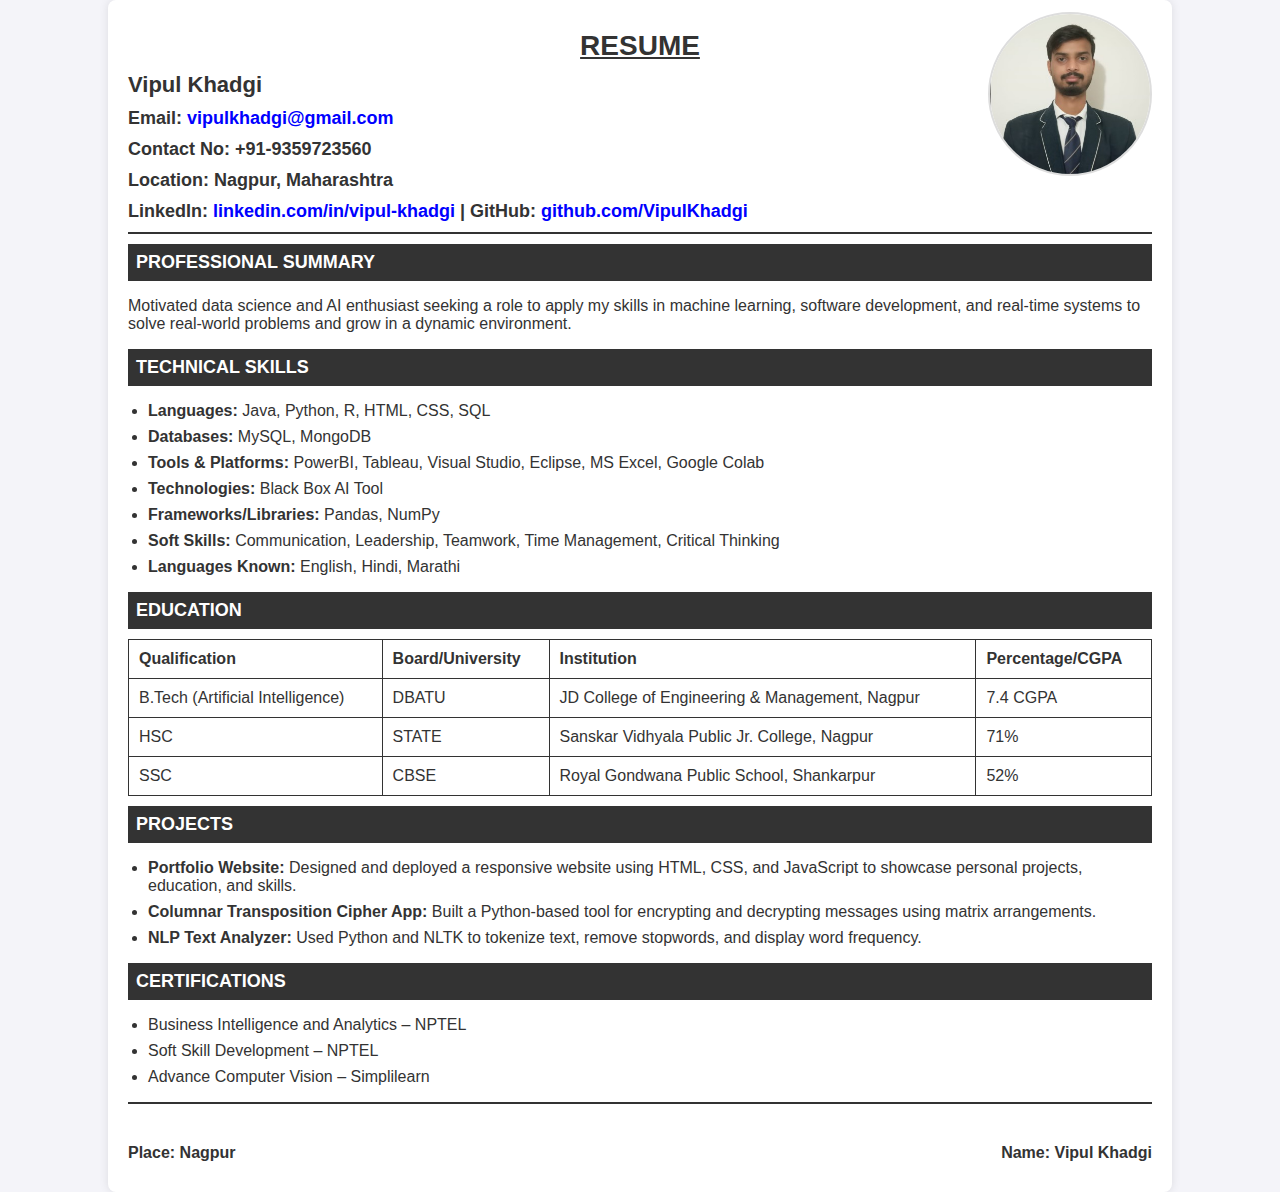
<file: Vipul_index.html>
<!DOCTYPE html>
<html lang="en">
<head>
  <meta charset="UTF-8" />
  <meta name="viewport" content="width=device-width, initial-scale=1.0">
  <title>Resume - Vipul Khadgi</title>
  <style>
    body {
      font-family: Arial, sans-serif;
      font-size: 16px;
      margin: 0;
      padding: 0;
      background-color: #f4f4f9;
      color: #333;
    }

    h1, h2, h3, h4 {
      margin: 10px 0;
      padding: 0;
      font-weight: bold;
    }

    h1 { font-size: 28px; }
    h2 { font-size: 22px; }
    h3 { font-size: 18px; }
    h4 { font-size: 16px; }

    .container {
      width: 80%;
      margin: 0 auto;
      background-color: #fff;
      padding: 20px;
      border-radius: 8px;
      box-shadow: 0 0 10px rgba(0, 0, 0, 0.1);
    }

    img {
      float: right;
      border-radius: 50%;
      margin-left: 20px;
      margin-top: -60px;
      margin-bottom: 15px;
      height: 160px;
      width: 160px;
      object-fit: cover;
      border: 2px solid #ddd;
    }

    hr {
      border: 1px solid #333;
    }

    .section-header {
      background-color: #333;
      color: #fff;
      padding: 8px;
      margin-bottom: 10px;
      font-size: 18px;
    }

    table {
      width: 100%;
      border-collapse: collapse;
      margin-top: 10px;
      font-size: 16px;
    }

    table, th, td {
      border: 1px solid #333;
    }

    th, td {
      padding: 10px;
      text-align: left;
    }

    ul {
      padding-left: 20px;
    }

    ul li {
      margin-bottom: 8px;
    }

    .signature {
      display: flex;
      justify-content: space-between;
      margin-top: 30px;
    }

    .signature div {
      width: 45%;
    }

    a {
      color: blue;
      text-decoration: none;
    }
  </style>
</head>
<body>
  <div class="container">
    <center><h1><u>RESUME</u></h1></center>

    <!-- ✅ Use relative path to image -->
    <img src="Vipul_media.jpg" alt="Vipul Khadgi">

    <h2>Vipul Khadgi</h2>
    <h3>Email: <a href="mailto:vipulkhadgi@gmail.com">vipulkhadgi@gmail.com</a></h3>
    <h3>Contact No: +91-9359723560</h3>
    <h3>Location: Nagpur, Maharashtra</h3>
    <h3>LinkedIn: <a href="https://www.linkedin.com/in/vipul-khadgi-455486371/" target="_blank">linkedin.com/in/vipul-khadgi</a> |
      GitHub: <a href="https://github.com/VipulKhadgi" target="_blank">github.com/VipulKhadgi</a></h3>
    <hr>

    <h3 class="section-header">PROFESSIONAL SUMMARY</h3>
    <p>Motivated data science and AI enthusiast seeking a role to apply my skills in machine learning, software development, and real-time systems to solve real-world problems and grow in a dynamic environment.</p>

    <h3 class="section-header">TECHNICAL SKILLS</h3>
    <ul>
      <li><strong>Languages:</strong> Java, Python, R, HTML, CSS, SQL</li>
      <li><strong>Databases:</strong> MySQL, MongoDB</li>
      <li><strong>Tools & Platforms:</strong> PowerBI, Tableau, Visual Studio, Eclipse, MS Excel, Google Colab</li>
      <li><strong>Technologies:</strong> Black Box AI Tool</li>
      <li><strong>Frameworks/Libraries:</strong> Pandas, NumPy</li>
      <li><strong>Soft Skills:</strong> Communication, Leadership, Teamwork, Time Management, Critical Thinking</li>
      <li><strong>Languages Known:</strong> English, Hindi, Marathi</li>
    </ul>

    <h3 class="section-header">EDUCATION</h3>
    <table>
      <tr>
        <th>Qualification</th>
        <th>Board/University</th>
        <th>Institution</th>
        <th>Percentage/CGPA</th>
      </tr>
      <tr>
        <td>B.Tech (Artificial Intelligence)</td>
        <td>DBATU</td>
        <td>JD College of Engineering & Management, Nagpur</td>
        <td>7.4 CGPA</td>
      </tr>
      <tr>
        <td>HSC</td>
        <td>STATE</td>
        <td>Sanskar Vidhyala Public Jr. College, Nagpur</td>
        <td>71%</td>
      </tr>
      <tr>
        <td>SSC</td>
        <td>CBSE</td>
        <td>Royal Gondwana Public School, Shankarpur</td>
        <td>52%</td>
      </tr>
    </table>

    <h3 class="section-header">PROJECTS</h3>
    <ul>
      <li><strong>Portfolio Website:</strong> Designed and deployed a responsive website using HTML, CSS, and JavaScript to showcase personal projects, education, and skills.</li>
      <li><strong>Columnar Transposition Cipher App:</strong> Built a Python-based tool for encrypting and decrypting messages using matrix arrangements.</li>
      <li><strong>NLP Text Analyzer:</strong> Used Python and NLTK to tokenize text, remove stopwords, and display word frequency.</li>
    </ul>

    <h3 class="section-header">CERTIFICATIONS</h3>
    <ul>
      <li>Business Intelligence and Analytics – NPTEL</li>
      <li>Soft Skill Development – NPTEL</li>
      <li>Advance Computer Vision – Simplilearn </li>
    </ul>

    <hr>
    <div class="signature">
      <div><h4>Place: Nagpur</h4></div>
      <div style="text-align:right;"><h4>Name: Vipul Khadgi</h4></div>
    </div>
  </div>
</body>
</html>
</file>
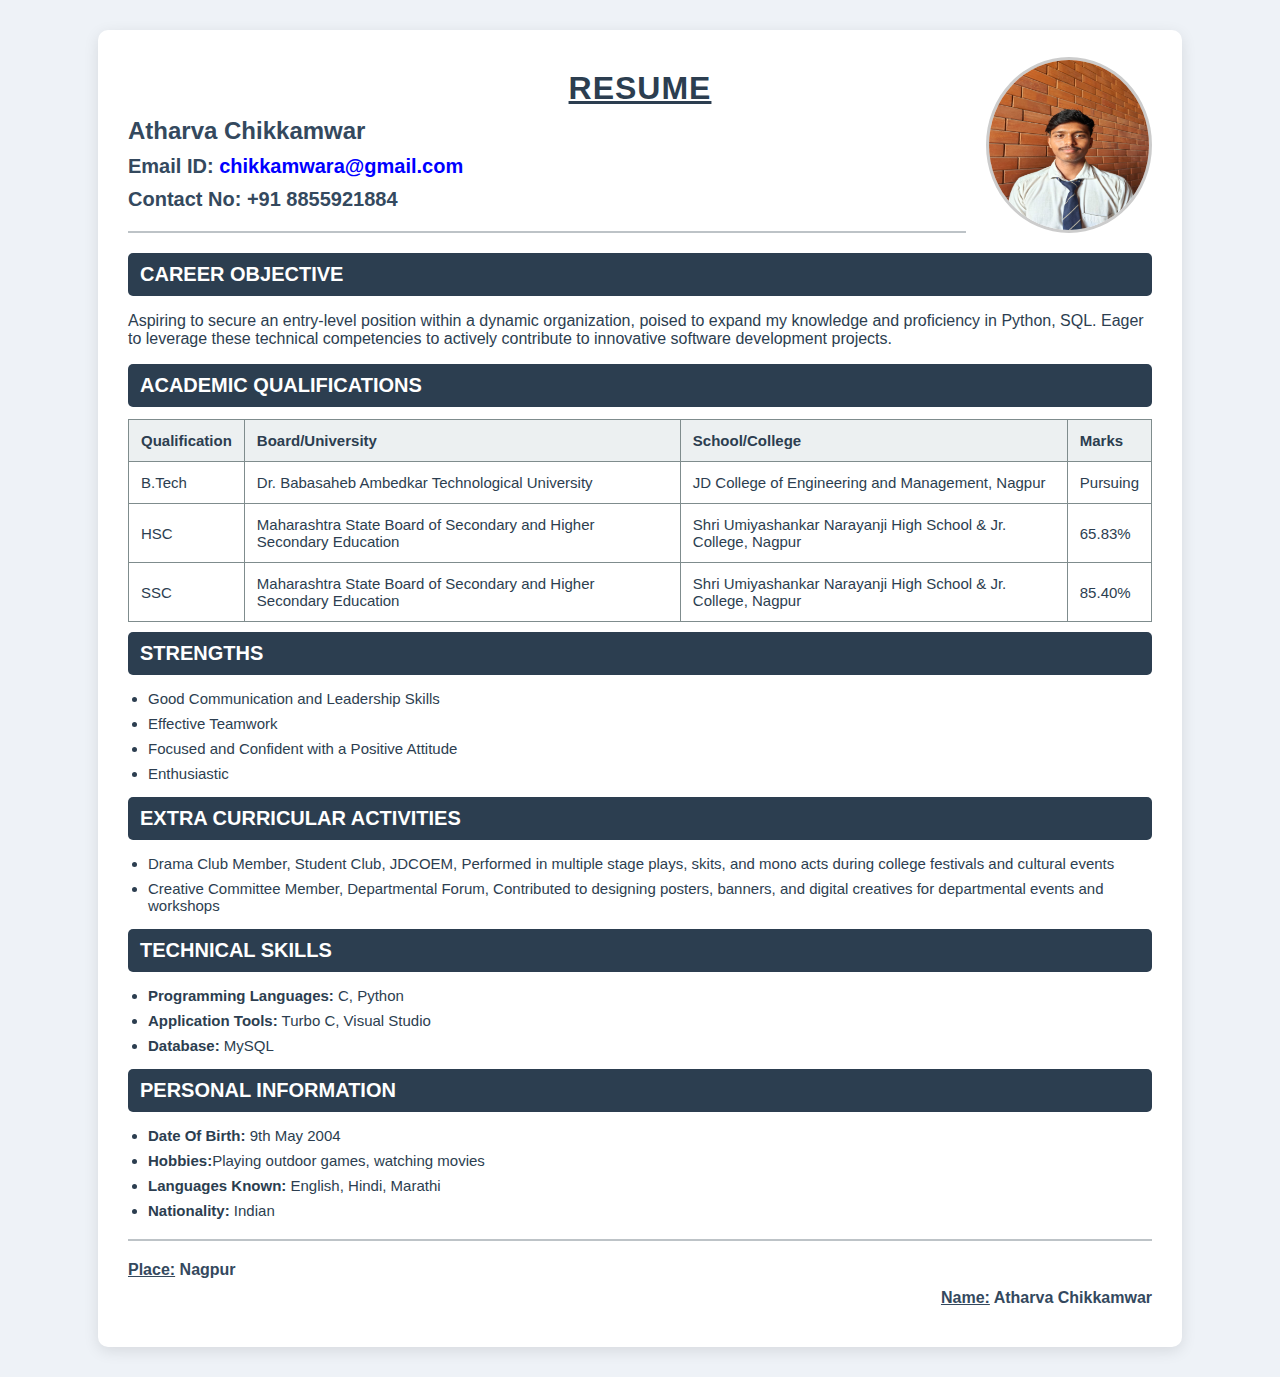
<file: Atharva_Chikkamwar/Atharva_index.html>
<head>
<meta charset="UTF-8">
<meta name="viewport" content="width=device-width, initial-scale=1.0">
<title>Resume - Atharva Chikkamwar</title>
<style>
    body {
        font-family: 'Segoe UI', Tahoma, Geneva, Verdana, sans-serif;
        margin: 0;
        padding: 0;
        background-color: #eef2f7;
        color: #2c3e50;
    }

    h1, h2, h3, h4 {
        margin: 10px 0;
        padding: 0;
    }

    h1 {
        font-size: 32px;
        letter-spacing: 1px;
        color: #2c3e50;
    }

    h2 {
        font-size: 24px;
        color: #34495e;
    }

    h3 {
        font-size: 20px;
        color: #34495e;
    }

    h4 {
        font-size: 16px;
        color: #34495e;
    }

    .container {
        width: 80%;
        margin: 30px auto;
        background-color: #ffffff;
        padding: 30px;
        border-radius: 10px;
        box-shadow: 0 4px 15px rgba(0, 0, 0, 0.1);
    }

    img {
        float: right;
        border-radius: 50%;
        margin-left: 20px;
        margin-top: -60px;
        margin-bottom: 15px;
        border: 3px solid #ccc;
    }

    hr {
        border: 1px solid #bdc3c7;
        margin: 20px 0;
    }

    .section-header {
        background-color: #2c3e50;
        color: #fff;
        padding: 10px 12px;
        margin-bottom: 12px;
        border-radius: 5px;
        font-weight: bold;
    }

    table {
        width: 100%;
        border-collapse: collapse;
        margin-top: 10px;
        font-size: 15px;
    }

    table, th, td {
        border: 1px solid #7f8c8d;
    }

    th {
        background-color: #ecf0f1;
        color: #2c3e50;
    }

    th, td {
        padding: 12px;
        text-align: left;
    }

    ul {
        padding-left: 20px;
        font-size: 15px;
    }

    ul li {
        margin-bottom: 8px;
    }

    .signature {
        display: flex;
        justify-content: space-between;
        margin-top: 30px;
    }

    .signature div {
        width: 45%;
    }
</style>
</head>
<body cz-shortcut-listen="true">
    <div class="container">
        <center>
            <h1><u>RESUME</u></h1>
        </center>

        <img src="Atharva.jpg" alt="Atharva_Chikkamwar" height="170px" width="160px">
        <h2>Atharva Chikkamwar</h2>
        <h3>Email ID: <span style="color:blue;">chikkamwara@gmail.com</span></h3>
        <h3>Contact No: +91 8855921884</h3>
        <hr>

        <h3 class="section-header">CAREER OBJECTIVE</h3>
        <p>Aspiring to secure an entry-level position within a dynamic organization, poised to expand my knowledge and proficiency in Python, SQL. Eager to leverage these technical competencies to actively contribute to innovative software development projects.</p>

        <h3 class="section-header">ACADEMIC QUALIFICATIONS</h3>
        <table>
            <tr>
                <th>Qualification</th>
                <th>Board/University</th>
                <th>School/College</th>
                <th>Marks</th>
            </tr>
            <tr>
                <td>B.Tech</td>
                <td>Dr. Babasaheb Ambedkar Technological University</td>
                <td>JD College of Engineering and Management, Nagpur</td>
                <td>Pursuing</td>
            </tr>
            <tr>
                <td>HSC</td>
                <td>Maharashtra State Board of Secondary and Higher Secondary Education</td>
                <td>Shri Umiyashankar Narayanji High School & Jr. College, Nagpur </td>
                <td>65.83%</td>
            </tr>
            <tr>
                <td>SSC</td>
                <td>Maharashtra State Board of Secondary and Higher Secondary Education</td>
                <td>Shri Umiyashankar Narayanji High School & Jr. College, Nagpur</td>
                <td>85.40%</td>
            </tr>
        </table>

        <h3 class="section-header">STRENGTHS</h3>
        <ul>
            <li>Good Communication and Leadership Skills</li>
            <li>Effective Teamwork</li>
            <li>Focused and Confident with a Positive Attitude</li>
            <li>Enthusiastic</li>
        </ul>

        <h3 class="section-header">EXTRA CURRICULAR ACTIVITIES</h3>
        <ul>
            <li>Drama Club Member, Student Club, JDCOEM, Performed in multiple stage plays, skits, and mono acts during college festivals and cultural events</li>
            <li>Creative Committee Member, Departmental Forum, Contributed to designing posters, banners, and digital creatives for departmental events and workshops</li>
          
        </ul>

        <h3 class="section-header">TECHNICAL SKILLS</h3>
        <ul>
            <li><strong>Programming Languages:</strong> C, Python</li>
            <li><strong>Application Tools:</strong> Turbo C, Visual Studio</li>
            <li><strong>Database:</strong> MySQL</li>
        </ul>

        <h3 class="section-header">PERSONAL INFORMATION</h3>
        <ul>
            <li><strong>Date Of Birth:</strong> 9th May 2004</li>
            <li><strong>Hobbies:</strong>Playing outdoor games, watching movies</li>
            <li><strong>Languages Known:</strong> English, Hindi, Marathi</li>
            <li><strong>Nationality:</strong> Indian</li>
        </ul>

        <hr>
        <div style="text-align: left;">
            <h4><u>Place:</u> Nagpur</h4>
        </div>
        <div style="text-align: right;">
            <h4><u>Name:</u> Atharva Chikkamwar</h4>
        </div>
    </div>
</body>
</file>
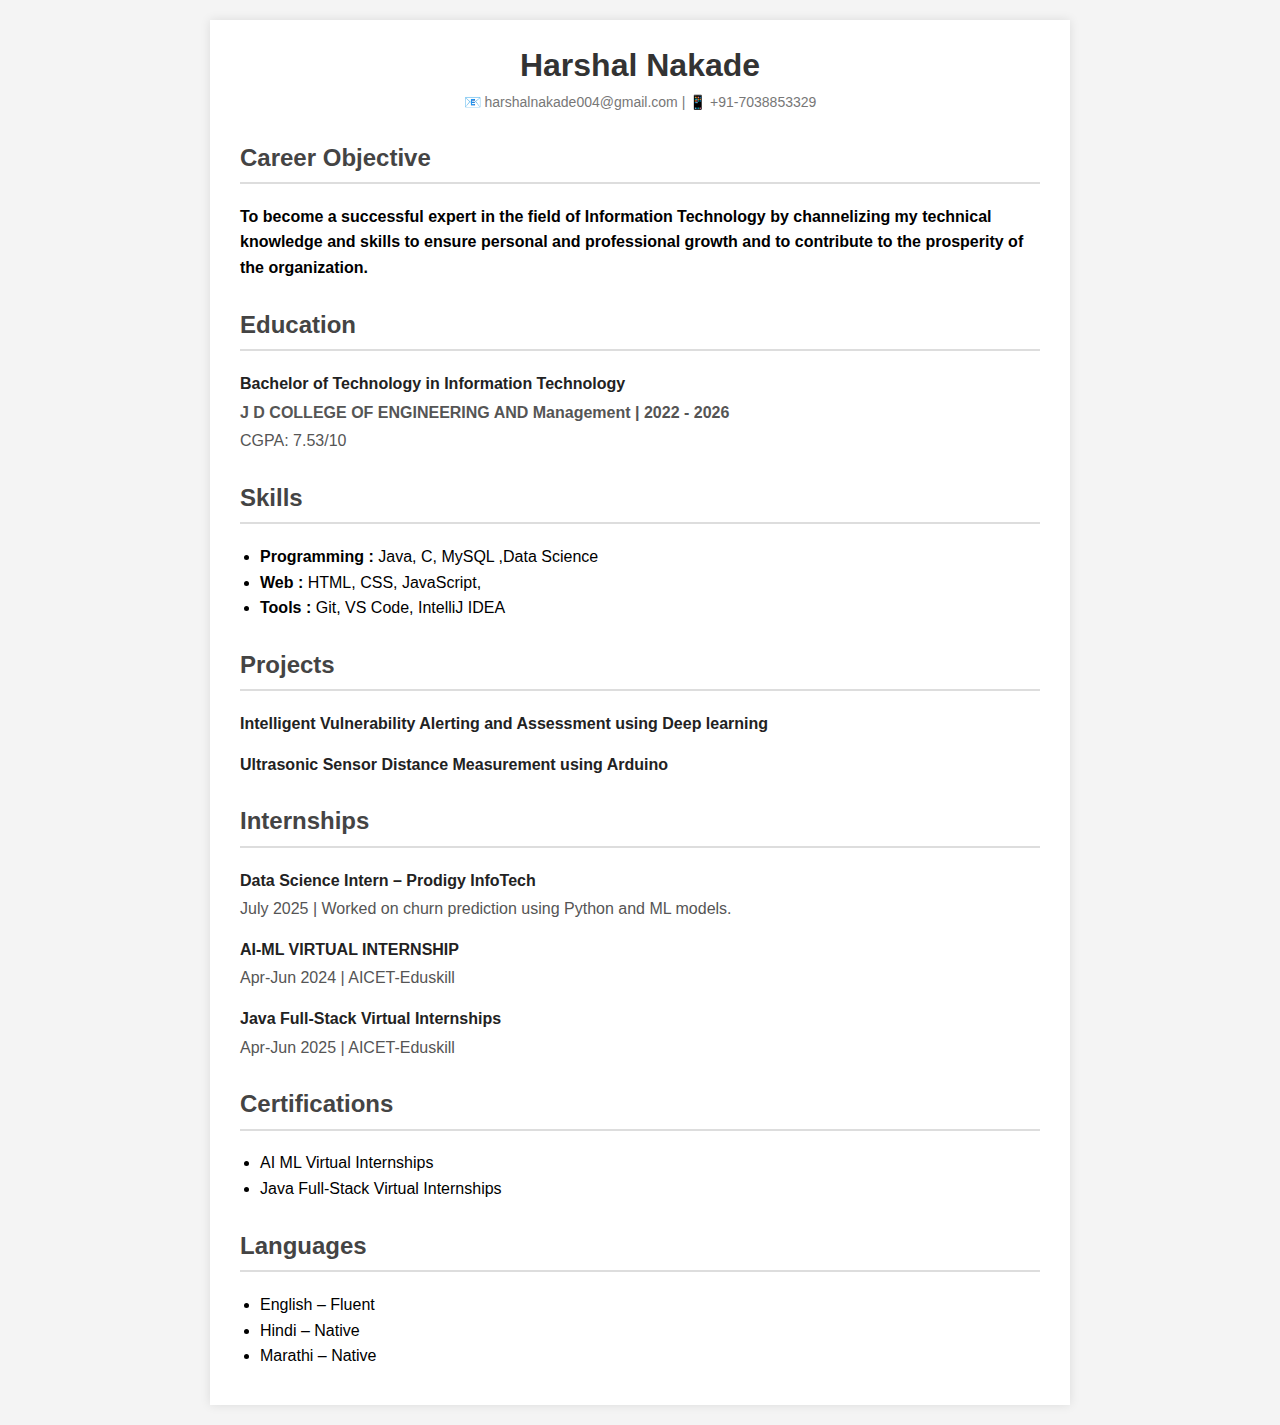
<file: Harshal Resume/Resume.html>
<!DOCTYPE html>
<html lang="en">
<head>
  <meta charset="UTF-8" />
  <meta name="viewport" content="width=device-width, initial-scale=1.0"/>
  <title>Resume</title>
  <style>
    body {
      font-family: Arial, sans-serif;
      line-height: 1.6;
      margin: 0;
      padding: 0;
      background: #f4f4f4;
    }

    .container {
      max-width: 800px;
      margin: 20px auto;
      background: #fff;
      padding: 20px 30px;
      box-shadow: 0 0 10px rgba(0,0,0,0.1);
    }

    h1, h2, h3 {
      color: #333;
    }

    .header {
      text-align: center;
      margin-bottom: 20px;
    }

    .header h1 {
      margin: 0;
    }

    .contact {
      text-align: center;
      font-size: 14px;
      color: #777;
    }

    .section {
      margin-top: 25px;
    }

    .section h2 {
      border-bottom: 2px solid #ddd;
      padding-bottom: 5px;
      color: #444;
    }

    .item {
      margin-bottom: 15px;
    }

    .item h3 {
      margin: 0;
      font-size: 16px;
      color: #222;
    }

    .item p {
      margin: 3px 0;
      color: #555;
    }

    ul {
      padding-left: 20px;
    }

    @media (max-width: 600px) {
      .container {
        padding: 15px;
      }
    }
  </style>
</head>
<body>
  <div class="container">
    <div class="header">
      <h1>Harshal Nakade</h1>
      <div class="contact">
        📧 harshalnakade004@gmail.com | 📱 +91-7038853329 
      </div>
    </div>

    <div class="section">
      <h2>Career Objective</h2>
      <p><b>To become a successful expert in the field of Information Technology by channelizing my technical knowledge and skills to ensure personal and professional growth and to contribute to the prosperity of the organization.</b>
      </p>
    </div>

    <div class="section">
      <h2>Education</h2>
      <div class="item">
        <h3>Bachelor of Technology in Information Technology</h3>
        <p><b>J D COLLEGE OF ENGINEERING AND Management | 2022 - 2026</b></p>
        <p>CGPA: 7.53/10</p>
      </div>
    </div>

    <div class="section">
      <h2>Skills</h2>
      <ul>
        <li><b>Programming :</b> Java, C, MySQL ,Data Science</li>
        <li><b>Web :</b> HTML, CSS, JavaScript,</li>
        <li><b>Tools :</b> Git, VS Code, IntelliJ IDEA</li>
      </ul>
    </div>

    <div class="section">
      <h2>Projects</h2>
      <div class="item">
        <h3>Intelligent Vulnerability Alerting and Assessment using Deep learning</h3>
      </div>
      <div class="item">
        <h3>Ultrasonic Sensor Distance Measurement using Arduino</h3>
        
      </div>
    </div>

    <div class="section">
      <h2>Internships</h2>
      <div class="item">
        <h3>Data Science Intern – Prodigy InfoTech</h3>
        <p>July 2025 | Worked on churn prediction using Python and ML models.</p>
      </div>
      <div class="item">
        <h3>AI-ML VIRTUAL INTERNSHIP</h3>
        <p>Apr-Jun 2024 | AICET-Eduskill </p>
      </div>
    </div>
    <div class="item">
        <h3>Java Full-Stack Virtual Internships</h3>
        <p>Apr-Jun 2025 | AICET-Eduskill </p>
      </div>
       <div class="section">
      <h2>Certifications</h2>
      <ul><b></b>
        <li>AI ML Virtual Internships</li>
        <li>Java Full-Stack Virtual Internships</li></b>
      </ul>
    </div>

    <div class="section">
      <h2>Languages</h2>
      <ul>
        <li>English – Fluent</li>
        <li>Hindi – Native</li>
        <li>Marathi – Native</li>

      </ul>
    </div>
  </div>
    </div>

   
</body>
</html>
</file>
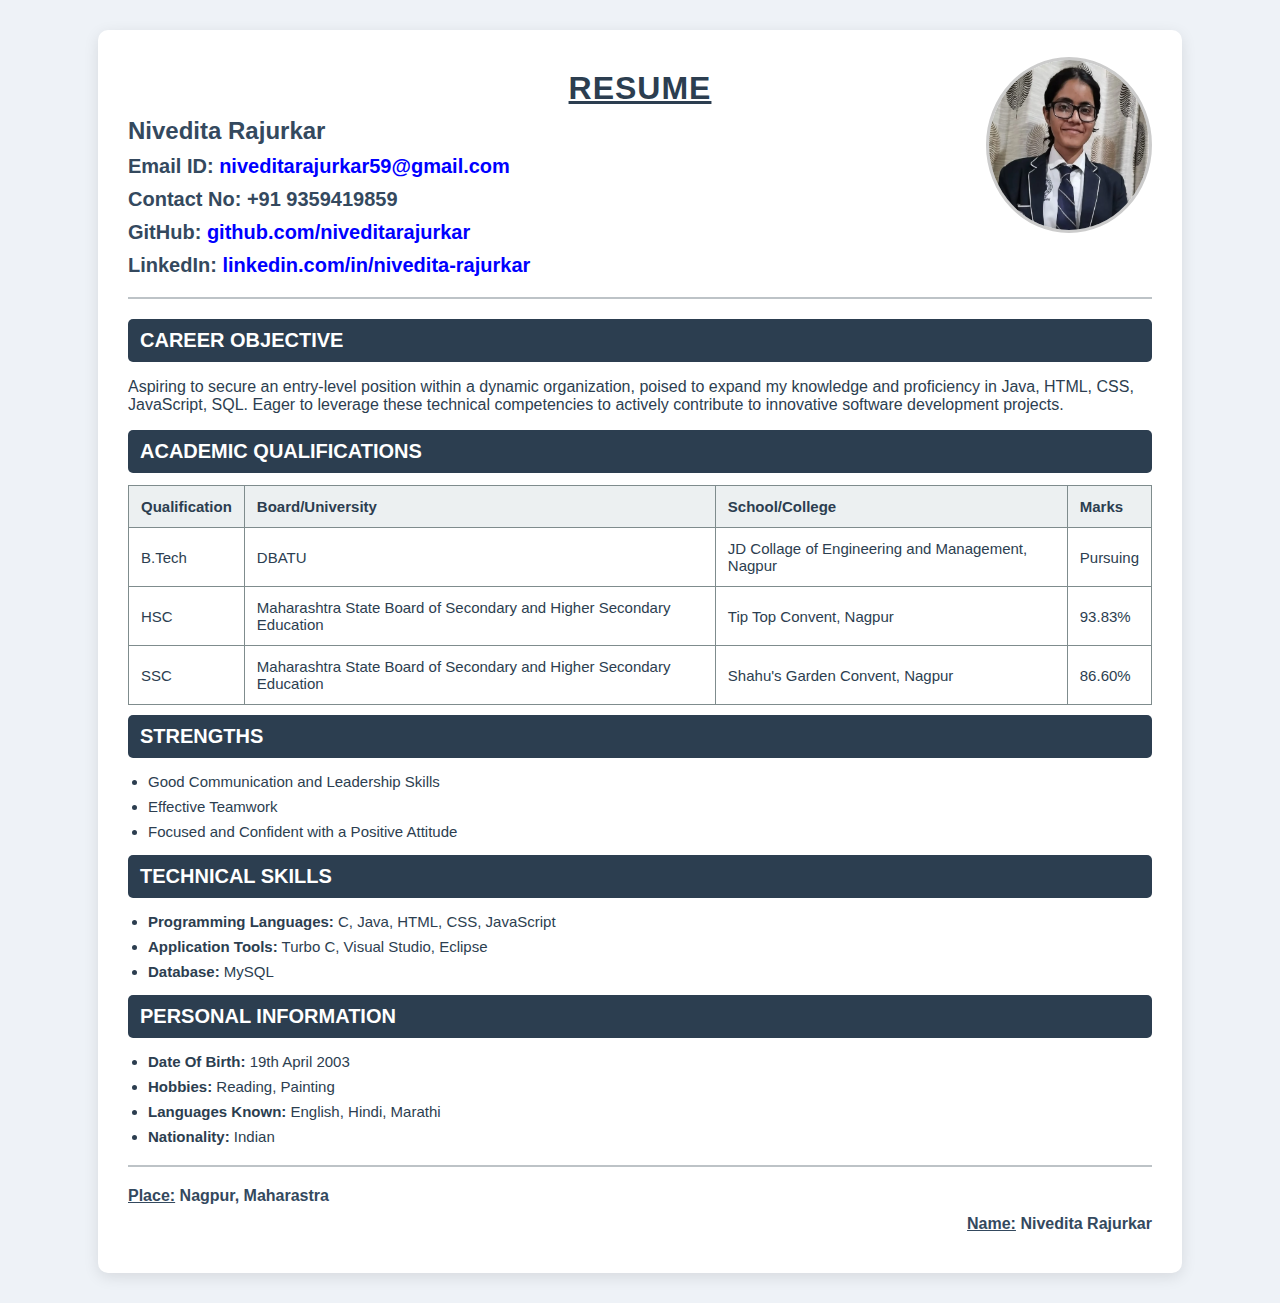
<file: Nivedita_Rajurkar/Nivedita_index.html>
<!DOCTYPE html>
<html lang="en">
<head>
    <meta charset="UTF-8">
    <meta name="viewport" content="width=device-width, initial-scale=1.0">
    <title>Resume - Nivedita Rajurkar</title>
    <style>
        body {
            font-family: 'Segoe UI', Tahoma, Geneva, Verdana, sans-serif;
            margin: 0;
            padding: 0;
            background-color: #eef2f7;
            color: #2c3e50;
        }

        h1, h2, h3, h4 {
            margin: 10px 0;
            padding: 0;
        }

        h1 {
            font-size: 32px;
            letter-spacing: 1px;
            color: #2c3e50;
        }

        h2 {
            font-size: 24px;
            color: #34495e;
        }

        h3 {
            font-size: 20px;
            color: #34495e;
        }

        h4 {
            font-size: 16px;
            color: #34495e;
        }

        .container {
            width: 80%;
            margin: 30px auto;
            background-color: #ffffff;
            padding: 30px;
            border-radius: 10px;
            box-shadow: 0 4px 15px rgba(0, 0, 0, 0.1);
        }

        img {
            float: right;
            border-radius: 50%;
            margin-left: 20px;
            margin-top: -60px;
            margin-bottom: 15px;
            border: 3px solid #ccc;
        }

        hr {
            border: 1px solid #bdc3c7;
            margin: 20px 0;
        }

        .section-header {
            background-color: #2c3e50;
            color: #fff;
            padding: 10px 12px;
            margin-bottom: 12px;
            border-radius: 5px;
            font-weight: bold;
        }

        table {
            width: 100%;
            border-collapse: collapse;
            margin-top: 10px;
            font-size: 15px;
        }

        table, th, td {
            border: 1px solid #7f8c8d;
        }

        th {
            background-color: #ecf0f1;
            color: #2c3e50;
        }

        th, td {
            padding: 12px;
            text-align: left;
        }

        ul {
            padding-left: 20px;
            font-size: 15px;
        }

        ul li {
            margin-bottom: 8px;
        }

        .signature {
            display: flex;
            justify-content: space-between;
            margin-top: 30px;
        }

        .signature div {
            width: 45%;
        }

        a {
            text-decoration: none;
            color: blue;
        }

        a:hover {
            text-decoration: underline;
        }
    </style>
</head>
<body cz-shortcut-listen="true">
    <div class="container">
        <center>
            <h1><u>RESUME</u></h1>
        </center>

        <img src="/Nivedita_Rajurkar/image.png" alt="Nivedita_Rajurkar" height="170px" width="160px">
        <h2>Nivedita Rajurkar</h2>
        <h3>Email ID: <span style="color:blue;">niveditarajurkar59@gmail.com</span></h3>
        <h3>Contact No: +91 9359419859</h3>
        <h3>GitHub: 
            <a href="https://github.com/nivedita59rajurkar" target="_blank">
                github.com/niveditarajurkar
            </a>
        </h3>
        <h3>LinkedIn: 
            <a href="https://www.linkedin.com/in/nivedita-rajurkar-6a3b62289/?lipi=urn%3Ali%3Apage%3Ad_flagship3_feed%3BzZg5ubqXSimcgnuH0AHDlg%3D%3D" target="_blank">
                linkedin.com/in/nivedita-rajurkar
            </a>
        </h3>
        <hr>

        <h3 class="section-header">CAREER OBJECTIVE</h3>
        <p>Aspiring to secure an entry-level position within a dynamic organization, poised to expand my knowledge and proficiency in Java, HTML, CSS, JavaScript, SQL. Eager to leverage these technical competencies to actively contribute to innovative software development projects.</p>

        <h3 class="section-header">ACADEMIC QUALIFICATIONS</h3>
        <table>
            <tr>
                <th>Qualification</th>
                <th>Board/University</th>
                <th>School/College</th>
                <th>Marks</th>
            </tr>
            <tr>
                <td>B.Tech</td>
                <td>DBATU</td>
                <td>JD Collage of Engineering and Management, Nagpur</td>
                <td>Pursuing</td>
            </tr>
            <tr>
                <td>HSC</td>
                <td>Maharashtra State Board of Secondary and Higher Secondary Education</td>
                <td>Tip Top Convent, Nagpur</td>
                <td>93.83%</td>
            </tr>
            <tr>
                <td>SSC</td>
                <td>Maharashtra State Board of Secondary and Higher Secondary Education</td>
                <td>Shahu's Garden Convent, Nagpur</td>
                <td>86.60%</td>
            </tr>
        </table>

        <h3 class="section-header">STRENGTHS</h3>
        <ul>
            <li>Good Communication and Leadership Skills</li>
            <li>Effective Teamwork</li>
            <li>Focused and Confident with a Positive Attitude</li>
        </ul>

        <h3 class="section-header">TECHNICAL SKILLS</h3>
        <ul>
            <li><strong>Programming Languages:</strong> C, Java, HTML, CSS, JavaScript</li>
            <li><strong>Application Tools:</strong> Turbo C, Visual Studio, Eclipse</li>
            <li><strong>Database:</strong> MySQL</li>
        </ul>

        <h3 class="section-header">PERSONAL INFORMATION</h3>
        <ul>
            <li><strong>Date Of Birth:</strong> 19th April 2003</li>
            <li><strong>Hobbies:</strong> Reading, Painting</li>
            <li><strong>Languages Known:</strong> English, Hindi, Marathi</li>
            <li><strong>Nationality:</strong> Indian</li>
        </ul>

        <hr>
        <div style="text-align: left;">
            <h4><u>Place:</u> Nagpur, Maharastra</h4>
        </div>
        <div style="text-align: right;">
            <h4><u>Name:</u> Nivedita Rajurkar</h4>
        </div>
    </div>
</body>
</html>
</file>
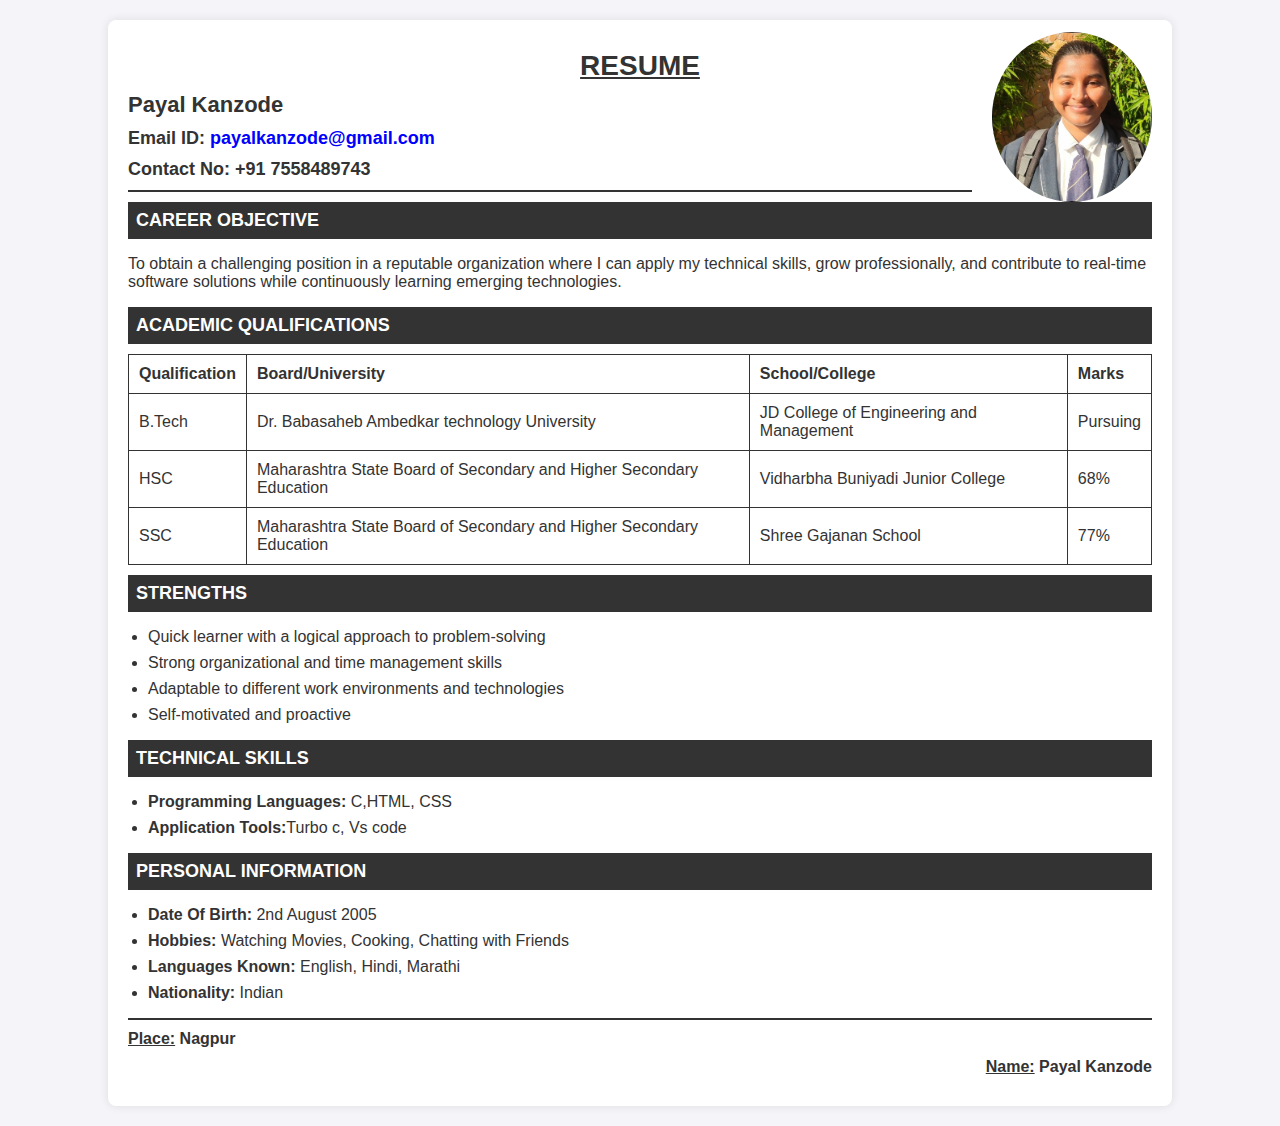
<file: Payal_Kanzode/payal_index.html.html>
<!DOCTYPE html>
<html lang="en">
<head>
  <meta charset="UTF-8">
  <meta name="viewport" content="width=device-width, initial-scale=1.0">
  <title>Resume</title>
  <style>
    body {
      font-family: Arial, sans-serif;
      margin: 0;
      padding: 0;
      background-color: #f4f4f9;
      color: #333;
    }

    h1, h2, h3, h4 {
      margin: 10px 0;
      padding: 0;
    }

    h1 {
      font-size: 28px;
    }

    h2 {
      font-size: 22px;
    }

    h3 {
      font-size: 18px;
    }

    h4 {
      font-size: 16px;
    }

    .container {
      width: 80%;
      margin: 20px auto;
      background-color: #fff;
      padding: 20px;
      border-radius: 8px;
      box-shadow: 0 0 10px rgba(0, 0, 0, 0.1);
    }

    img {
      float: right;
      border-radius: 50%;
      margin-left: 20px;
      margin-top: -60px;
      margin-bottom: 15px;
    }

    hr {
      border: 1px solid #333;
    }

    .section-header {
      background-color: #333;
      color: #fff;
      padding: 8px;
      margin-bottom: 10px;
    }

    table {
      width: 100%;
      border-collapse: collapse;
      margin-top: 10px;
    }

    table, th, td {
      border: 1px solid #333;
    }

    th, td {
      padding: 10px;
      text-align: left;
    }

    ul {
      padding-left: 20px;
    }

    ul li {
      margin-bottom: 8px;
    }

    .signature {
      display: flex;
      justify-content: space-between;
      margin-top: 30px;
    }

    .signature div {
      width: 45%;
    }
  </style>
</head>
<body>
  <div class="container">
    <center>
      <h1><u>RESUME</u></h1>
    </center>

    <img src="payal.jpeg" alt="Payal Kanzode" height="170px" width="160px">

    <h2>Payal Kanzode</h2>
    <h3>Email ID: <span style="color:blue">payalkanzode@gmail.com</span></h3>
    <h3>Contact No: +91 7558489743</h3>
    <hr>

    <h3 class="section-header">CAREER OBJECTIVE</h3>
    <p>To obtain a challenging position in a reputable organization where I can apply my technical skills, grow professionally, and contribute to real-time software solutions while continuously learning emerging technologies.</p>

    <h3 class="section-header">ACADEMIC QUALIFICATIONS</h3>
    <table>
      <tr>
        <th>Qualification</th>
        <th>Board/University</th>
        <th>School/College</th>
        <th>Marks</th>
      </tr>
      <tr>
        <td>B.Tech</td>
        <td>Dr. Babasaheb Ambedkar technology University</td>
        <td>JD College of Engineering and Management</td>
        <td>Pursuing</td>
      </tr>
      <tr>
        <td>HSC</td>
        <td>Maharashtra State Board of Secondary and Higher Secondary Education</td>
        <td>Vidharbha Buniyadi Junior College</td>
        <td>68%</td>
      </tr>
      <tr>
        <td>SSC</td>
        <td>Maharashtra State Board of Secondary and Higher Secondary Education</td>
        <td>Shree Gajanan School</td>
        <td>77%</td>
      </tr>
    </table>

    <h3 class="section-header">STRENGTHS</h3>
    <ul>
      <li>Quick learner with a logical approach to problem-solving</li>
      <li>Strong organizational and time management skills</li>
      <li>Adaptable to different work environments and technologies</li>
      <li>Self-motivated and proactive</li>
    </ul>

    <h3 class="section-header">TECHNICAL SKILLS</h3>
    <ul>
      <li><strong>Programming Languages:</strong> C,HTML, CSS</li>
      <li><strong>Application Tools:</strong>Turbo c, Vs code</li>
    </ul>

    <h3 class="section-header">PERSONAL INFORMATION</h3>
    <ul>
      <li><strong>Date Of Birth:</strong> 2nd August 2005</li>
      <li><strong>Hobbies:</strong> Watching Movies, Cooking, Chatting with Friends</li>
      <li><strong>Languages Known:</strong> English, Hindi, Marathi</li>
      <li><strong>Nationality:</strong> Indian</li>
    </ul>

    <hr>

    <div style="text-align: left;">
      <h4><u>Place:</u> Nagpur</h4>
    </div>

    <div style="text-align: right;">
      <h4><u>Name:</u> Payal Kanzode</h4>
    </div>

  </div>
</body>
</html>
</file>
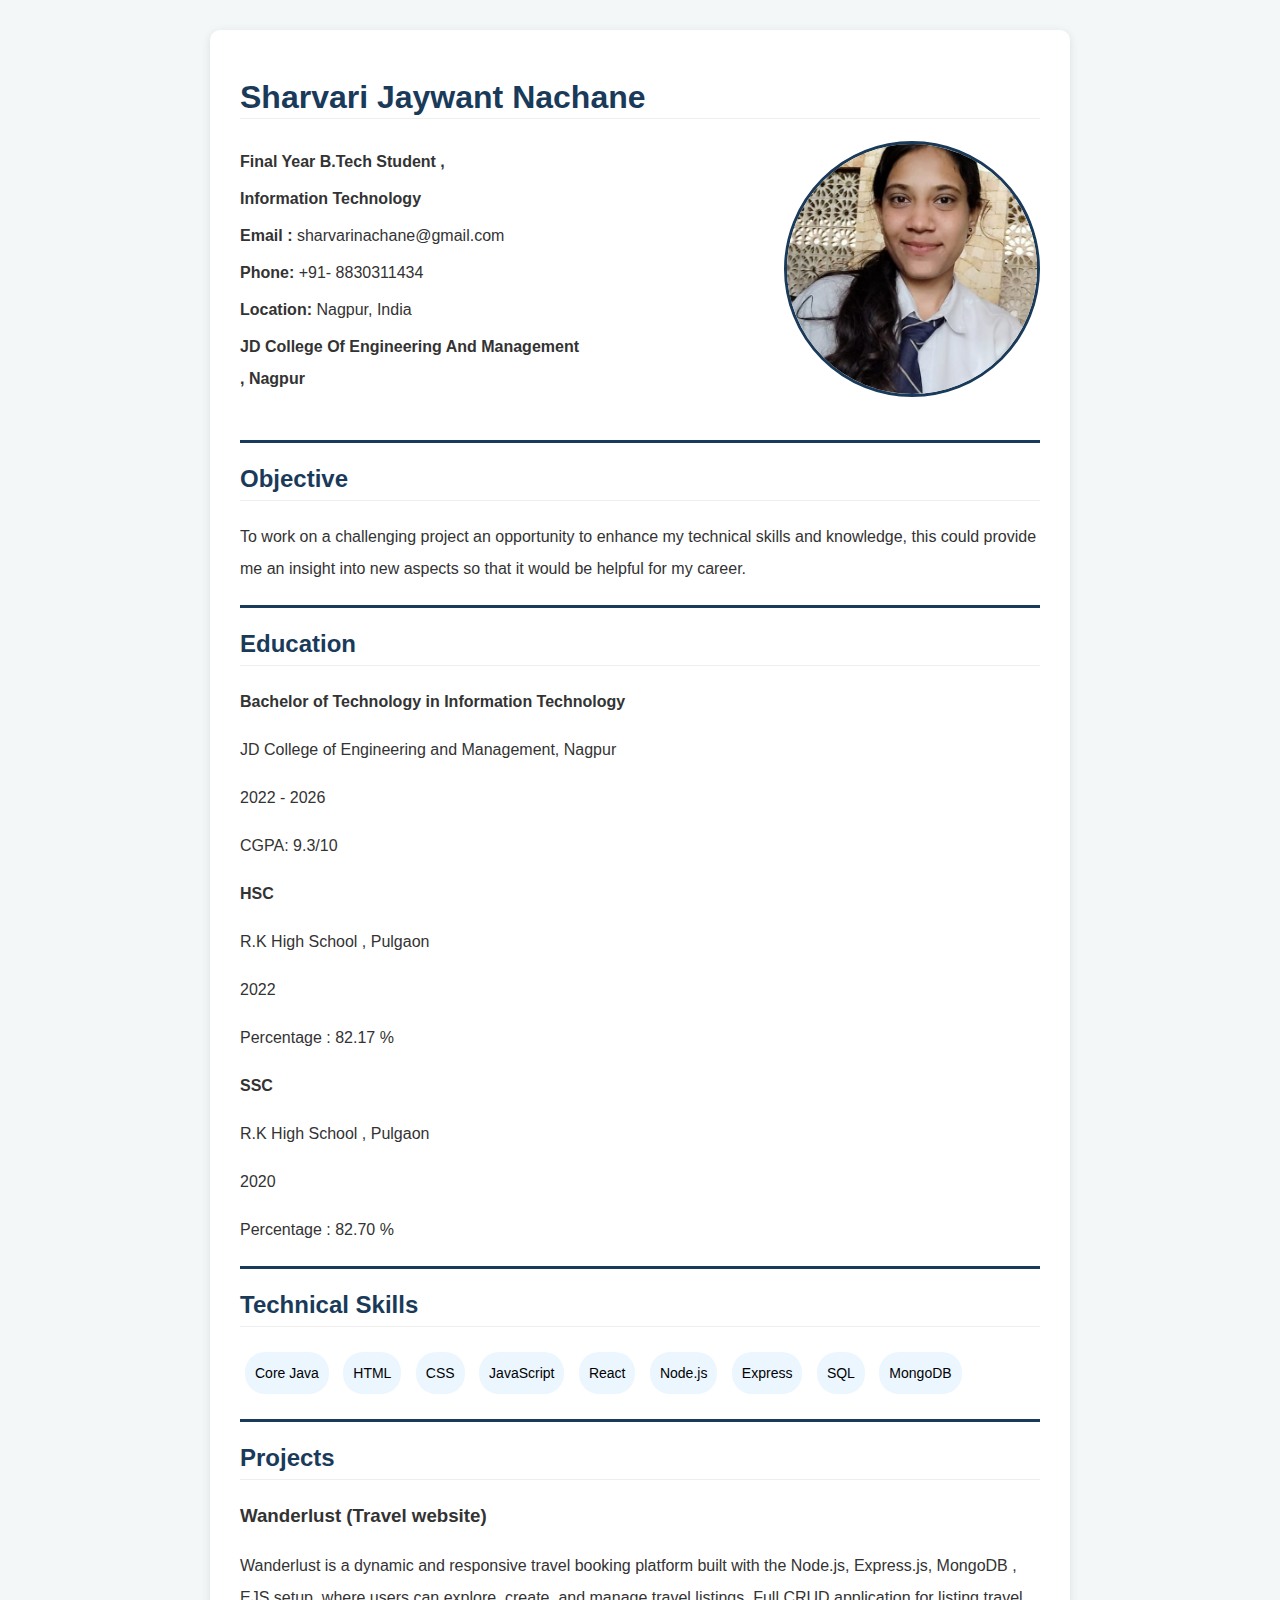
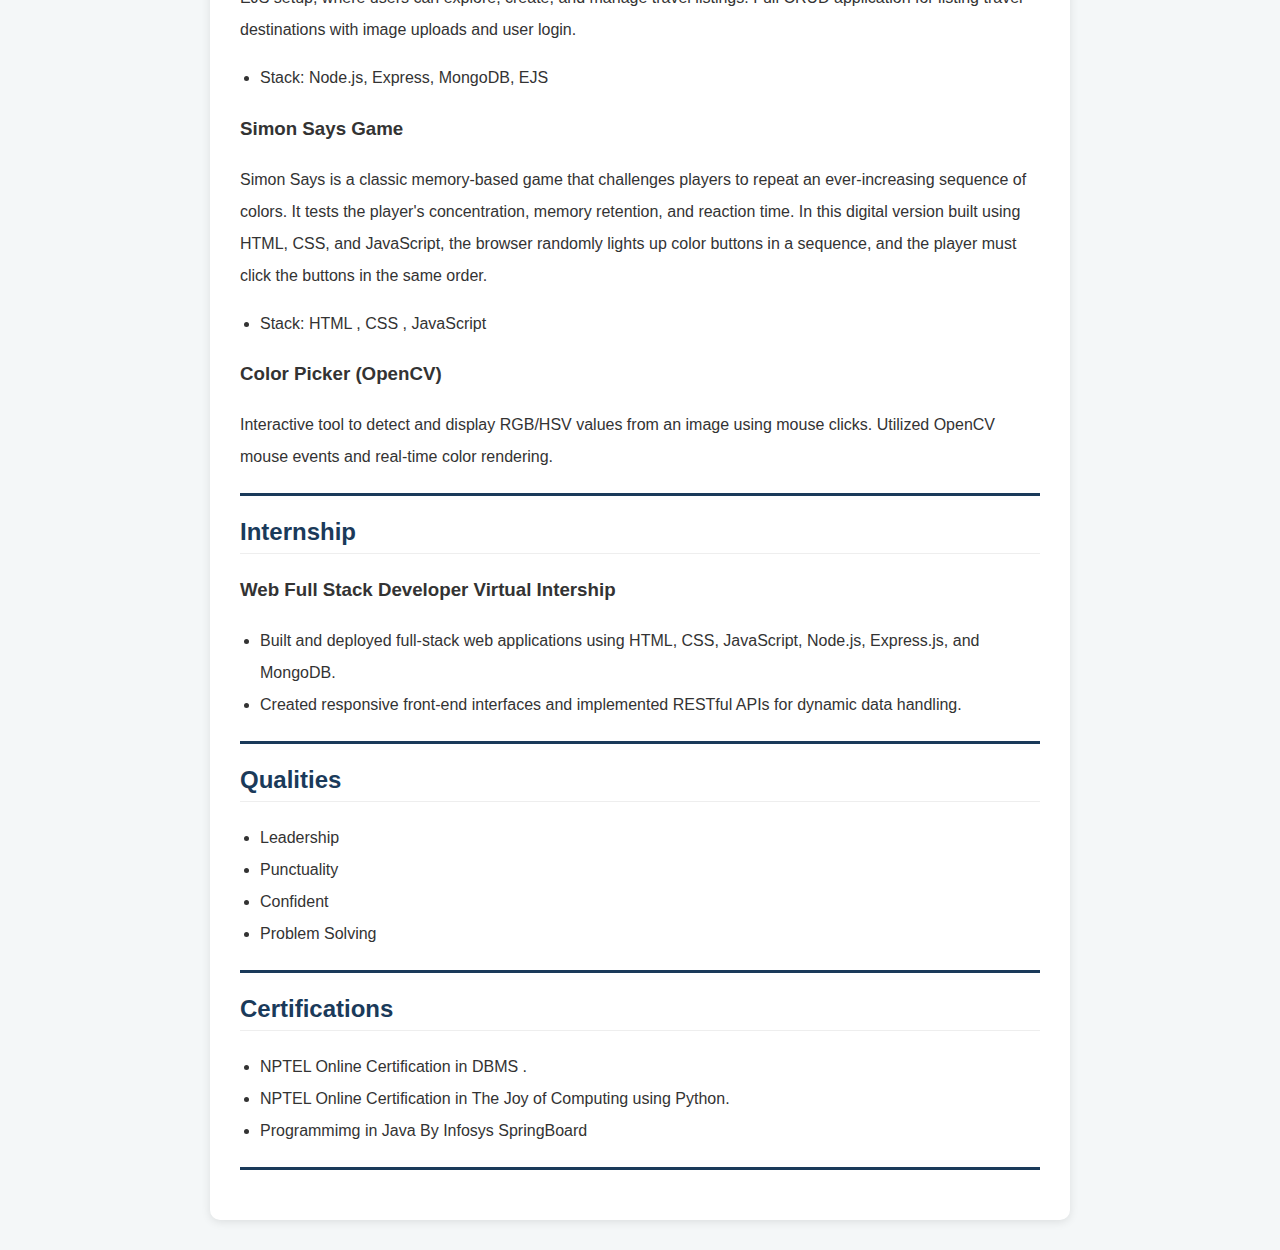
<file: Sharvari_Resume/resume.html>
<!DOCTYPE html>
<html lang="en">
<head>
    <meta charset="UTF-8">
    <meta name="viewport" content="width=device-width, initial-scale=1.0">
    <title>BTech IT Student Resume</title>
    <link rel="stylesheet" href="resume.css">
</head>
<body>

<div class="container">
    <header class="header-content">
    <h1>Sharvari Jaywant Nachane</h1>
    <div class="photo-content">
        <div class="contact">
        <p><b>Final Year B.Tech Student ,</b></p>
        <p><b>Information Technology</b></p>
        <p> <b>Email : </b> sharvarinachane@gmail.com</p>
        <p> <b>Phone: </b> +91- 8830311434</p>
        <p> <b>Location: </b> Nagpur, India</p>
        <p> <b>JD College Of Engineering And Management , Nagpur</b></p>
    </div>
    <div class="photo">
       <img src="sharvari2.jpg" alt="Sharvari Nachane">
    </div>
    </div>
 
  
    

    
</header>
<hr class="colored-line">
    <div class="section">
        <h2>Objective</h2>
        <p>To work on a challenging project an opportunity to enhance my technical skills and knowledge, this could provide me an insight into new aspects so that it would be helpful for my career.</p>
    </div>
    <hr class="colored-line">


    <div class="section">
        <h2>Education</h2>
        <p><strong>Bachelor of Technology in Information Technology</strong></p>
        <p>JD College of Engineering and Management, Nagpur</p>
        <p>2022 - 2026</p>
        <p>CGPA: 9.3/10</p>

        <p><strong>HSC</strong></p>
        <p>R.K High School , Pulgaon</p>
        <p>2022</p>
        <p>Percentage : 82.17 %</p>

        <p><strong>SSC</strong></p>
        <p>R.K High School , Pulgaon</p>
        <p>2020</p>
        <p>Percentage : 82.70 %</p>
    </div>

        <hr class="colored-line">

         <div class="section">
        <h2>Technical Skills</h2>
        <div class="skills">
            <span> Core Java</span>
            <span>HTML</span>
            <span>CSS</span>
            <span>JavaScript</span>
            <span>React</span>
            <span>Node.js</span>
            <span>Express</span>
            <span>SQL</span>
            <span>MongoDB</span>
        </div>
        </div>
        <hr class="colored-line">


       <div class="section">
        <h2> Projects </h2>
        <h3> Wanderlust (Travel website) </h3>
        <p>Wanderlust is a dynamic and responsive travel booking platform built with the Node.js, Express.js, MongoDB , EJS setup, where users can explore, create, and manage travel listings. Full CRUD application for listing travel destinations with image uploads and user login.</p>
        <ul>
          <li>Stack: Node.js, Express, MongoDB, EJS</li>
        </ul>

        <h3> Simon Says Game </h3>
        <p>Simon Says is a classic memory-based game that challenges players to repeat an ever-increasing sequence of colors. It tests  the player's concentration, memory retention, and reaction time.
            In this digital version built using HTML, CSS, and JavaScript, the browser randomly lights up color buttons in a sequence, and the player must click the buttons in the same order.</p>
            <ul>
          <li>Stack: HTML , CSS , JavaScript </li>
        </ul>

        <h3>  Color Picker (OpenCV)</h3>
        <p> Interactive tool to detect and display RGB/HSV values from an image using mouse clicks.
            Utilized OpenCV mouse events and real-time color rendering.
        </p>
     </div>
     <hr class="colored-line">

     <div class="section">
        <h2>Internship</h2>
        <h3> Web Full Stack Developer Virtual Intership </h3>
        <ul>
            <p><li> Built and deployed full-stack web applications using HTML, CSS, JavaScript, Node.js, Express.js, and MongoDB.</li>
             <li>Created responsive front-end interfaces and implemented RESTful APIs for dynamic data handling.</li></p>
    </ul>

 <hr class="colored-line">
      <div class="section">
        <h2>Qualities </h2>
        <ul>
            <li> Leadership</li>
             <li>Punctuality</li>
              <li>Confident</li>
               <li>Problem Solving </li>
        </ul>
       </div>
       <hr class="colored-line">

 
    <div class="section">
        <h2>Certifications</h2>
        <ul>
            <li>NPTEL Online Certification in DBMS .</li>
            <li>NPTEL Online Certification in The Joy of Computing using Python.</li>
            <li>Programmimg in Java By Infosys SpringBoard</li>
        </ul>
    </div>
    <hr class="colored-line">

</div>

</body>
</html>
</file>
<file: Chetan Resume/style.css>
body {
  font-family: "Segoe UI", Tahoma, Geneva, Verdana, sans-serif;
  background-color: #fff;
  color: #000;
  margin: 0;
  padding: 0;
}

.container {
  max-width: 900px;
  margin: 40px auto;
  padding: 20px;
  line-height: 1.6;
}

.header {
  display: flex;
  align-items: center;
  margin-bottom: 20px;
}

.profile-img {
  width: 130px;
  height: 130px;
  border-radius: 50%;
  object-fit: cover;
  margin-right: 20px;
  border: 2px solid #000;
  transition: transform 0.3s ease;
}

.profile-img:hover {
  transform: scale(1.05);
}

.header-text h1 {
  font-size: 2.2em;
  margin: 0;
  font-weight: 600;
}

hr {
  border: 1.5px solid #000;
  margin: 20px 0;
}

section {
  margin-bottom: 30px;
}

h2 {
  font-size: 1.6em;
  border-bottom: 2px solid #000;
  padding-bottom: 5px;
  margin-bottom: 10px;
  font-weight: 600;
}

h3 {
  font-size: 1.2em;
  margin-top: 12px;
  font-weight: 500;
}

ul {
  list-style: disc inside;
  padding-left: 10px;
}

.score {
  font-weight: 600;
}

.duration {
  font-style: italic;
  font-weight: normal;
}

footer {
  text-align: center;
  font-size: 0.9em;
  margin-top: 40px;
  border-top: 1px solid #000;
  padding-top: 10px;
  color: #555;
}
</file>
<file: Neha Resume/style.css>
body {
  margin: 0;
  font-family: 'Segoe UI', Tahoma, Geneva, Verdana, sans-serif;
  background: #f8f9fa;
  color: #333;
  line-height: 1.6;
}

.container {
  max-width: 960px;
  margin: auto;
  padding: 20px;
}

header {
  background-color: #2d3e50;
  color: white;
  padding: 30px 20px;
}

.header-content {
  display: flex;
  align-items: center;
  gap: 20px;
  flex-wrap: wrap;
}

.profile-pic {
  width: 130px;
  height: 130px;
  border-radius: 50%;
  object-fit: cover;
  object-position: top center;
  border: 4px solid white;
  box-shadow: 0 0 6px rgba(0,0,0,0.2);
}

h1 {
  font-size: 2.4rem;
  margin: 0;
}

h2 {
  font-size: 1.6rem;
  font-weight: 600;
  margin-bottom: 10px;
  color: #2d3e50;
}

h3 {
  font-size: 1.2rem;
  font-weight: 500;
  margin-top: 15px;
  color: #444;
}

ul {
  padding-left: 20px;
}

li, p {
  font-size: 1rem;
}

.section {
  background: white;
  border-radius: 10px;
  padding: 20px;
  margin-bottom: 20px;
  box-shadow: 0 2px 8px rgba(0,0,0,0.05);
}

.divider {
  height: 4px;
  background-color: #2d3e50;
  margin: 30px 0;
  border-radius: 3px;
}

footer {
  text-align: center;
  padding: 15px;
  background: #2d3e50;
  color: white;
  margin-top: 40px;
}

/* Responsive Design */
@media (max-width: 768px) {
  .header-content {
    flex-direction: column;
    text-align: center;
  }

  .profile-pic {
    margin-bottom: 15px;
  }

  h1 {
    font-size: 1.8rem;
  }

  h2 {
    font-size: 1.4rem;
  }
}
</file>
<file: Sandesh.resume/style.css>
body {
  font-family: 'Segoe UI', sans-serif;
  background-color: #f4f6f8;
  margin: 0;
  padding: 0;
  color: #333;
}

.container {
  max-width: 800px;
  margin: 40px auto;
  padding: 20px;
  background-color: #ffffff;
  box-shadow: 0 4px 12px rgba(0,0,0,0.1);
  border-radius: 8px;
}

header {
  text-align: center;
  border-bottom: 2px solid #0078D7;
  padding-bottom: 15px;
}

header h1 {
  margin-bottom: 5px;
  color: #000102;
}

section {
  margin-bottom: 25px;
}

h2 {
  color: #000102;
  font-size: 20px;
  margin-bottom: 10px;
  border-bottom: 1px solid #ccc;
  padding-bottom: 5px;
}

ul {
  list-style-type: square;
  padding-left: 20px;
}

p, li {
  line-height: 1.6;
}
</file>
<file: Sharvari_Resume/resume.css>
body {
            font-family: Segoe UI, sans-serif;
           background-color: #f4f7f8;
           color: #333;
            line-height: 2rem;
            margin: 0;
            padding: 0;
        }

    
        .container {
            max-width: 800px;
            background: #fff;
            margin: 30px auto;
            padding: 30px;
            border-radius: 10px;
            box-shadow: 0 2px 10px rgba(0,0,0,0.1);
          
        }
        h1, h2 {
            color: rgb(26, 58, 90);
            border-bottom: 1px solid #eee;
            padding-bottom: 5px;
        }
        .contact {
            margin-bottom: 20px;
        }
        .contact p {
            margin: 5px 0;
        }
        .section {
            margin-bottom: 20px;
        }
        ul {
            padding-left: 20px;
        }

        .skills span {
        display: inline-block;
        background: #e3f2fdaf;
        color: #000102;
        padding: 5px 10px;
        margin: 5px;
        border-radius: 20px;
        font-size: 14px;
        transition: transform 0.3s ease, box-shadow 0.3s ease;
        }

        .skills span:hover {
        transform: scale(1.1);  
        box-shadow: 0 2px 10px #e3f2fdad;  
       }

.colored-line {
           border: none;
            height: 3px; 
              background-color:rgb(26, 58, 90); 
           width: 100%; 
          margin: 20px 0;
}

   .photo-content{
    display: flex;
    } 
.photo img {
  width: 250px; 
  height: 250px;
  border-radius: 50%; 
  object-fit: cover;  
  border: 3px solid rgb(26, 58, 90);
  transition: transform 0.3s ease, box-shadow 0.3s ease;
  margin-left: 200px;
  
}

.photo img:hover {
  transform: scale(1.1);
  box-shadow: 0 0 15px rgba(0, 123, 255, 0.6);
}
</file>
